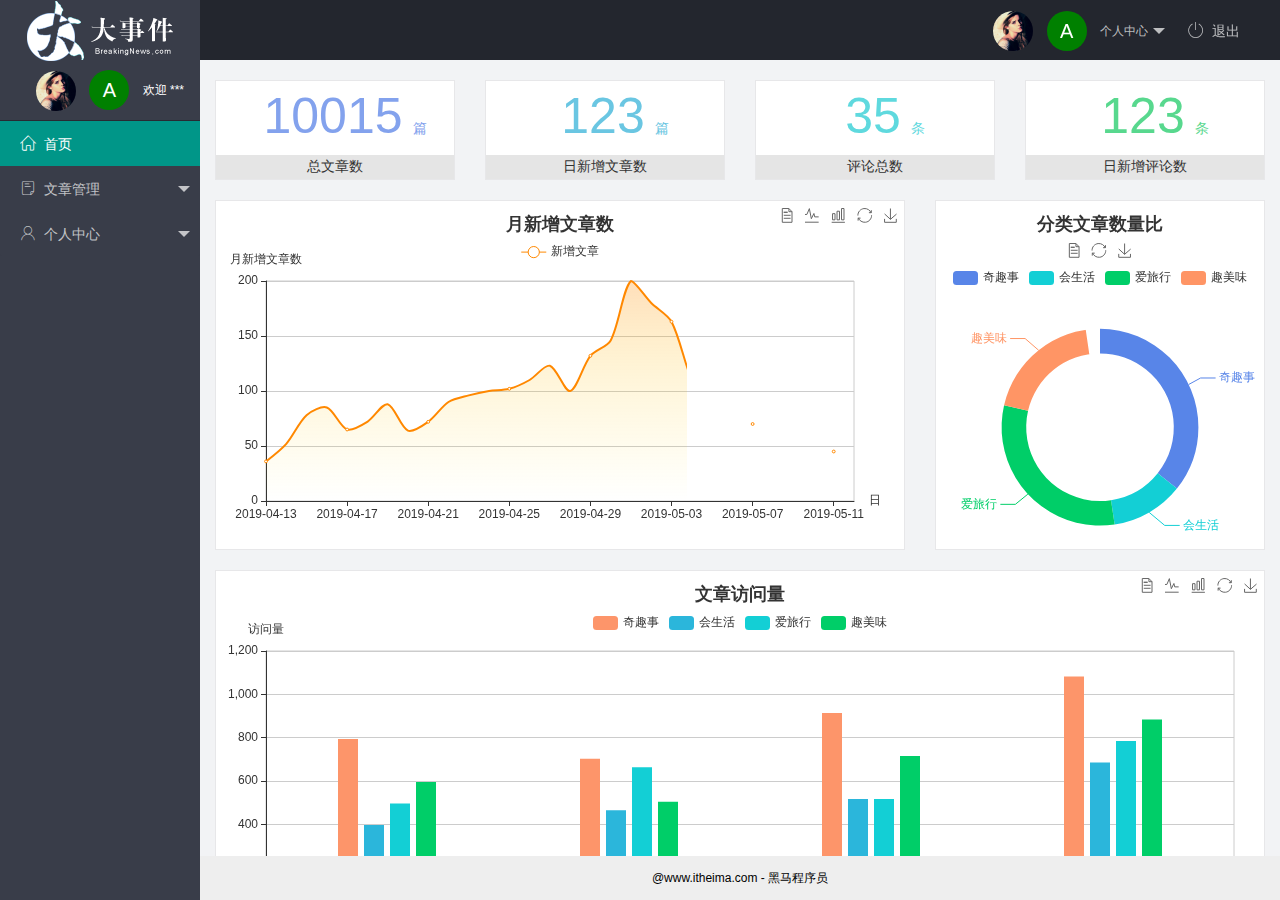
<file: index.html>
<!DOCTYPE html>
<html lang="en">
<head>
    <meta charset="UTF-8">
    <meta http-equiv="X-UA-Compatible" content="IE=edge">
    <meta name="viewport" content="width=device-width, initial-scale=1.0">
    <title>后台主页</title>
    <link rel="stylesheet" href="/assets/lib/layui/css/layui.css"/>
    <link rel="stylesheet" href="/assets/css/index.css"/>
    <!-- 第三方图标库 -->
    <link rel="stylesheet" href="/assets/fonts/iconfont.css">
</head>
<body>
    <div class="layui-layout layui-layout-admin">
      <div class="layui-header">
        <div class="layui-logo layui-hide-xs layui-bg-black">
            <img src="/assets/images/logo.png" alt="" />
        </div>
        <!-- 头部区域（可配合layui 已有的水平导航） -->
        <ul class="layui-nav layui-layout-right">
          <li class="layui-nav-item layui-hide layui-show-md-inline-block">
            <a href="javascript:;" class="userinfo">
              <img src="/assets/images/sample.jpg" class="layui-nav-img">
              <span class="text-avatar">A</span>
                个人中心
            </a>
            <dl class="layui-nav-child">
              <dd><a href="/user/user_info.html" target="fm">基本资料</a></dd>
              <dd><a href="/user/user_avatar.html" target="fm">更换头像</a></dd>
              <dd><a href="/user/user_pwd.html" target="fm">重置密码</a></dd>
            </dl>
          </li>
          <li class="layui-nav-item"><a href="jacascript:;" id="btnLogout"><span class="iconfont icon-tuichu"></span>退出</a></li>
        </ul>
      </div>
      
      <div class="layui-side layui-bg-black">
        <div class="layui-side-scroll">
            <div class="userinfo">
                <img src="/assets/images/sample.jpg" class="layui-nav-img">
                <span class="text-avatar">A</span>
                  <span class="welcome">欢迎 ***</span>
            </div>
          <!-- 左侧导航区域（可配合layui已有的垂直导航） -->
          <ul class="layui-nav layui-nav-tree"  lay-shrink="all">
            <li class="layui-nav-item layui-this"><a href="/home/dashboard.html" target="fm"><span class="iconfont icon-home"></span>首页</a></li>
            <li class="layui-nav-item">
              <a class="" href="javascript:;"><span class="iconfont icon-16"></span>文章管理</a>
              <dl class="layui-nav-child">
                <dd><a href="/article/art_cate.html" target="fm"><i class="layui-icon layui-icon-app"></i>文章类别</a></dd>
                <dd><a href="/article/art_list.html" target="fm"><i class="layui-icon layui-icon-app"></i>文章列表</a></dd>
                <dd><a href="/article/art_pub.html" target="fm"><i class="layui-icon layui-icon-app"></i>发布文章</a></dd>
              </dl>
            </li>
            <li class="layui-nav-item">
              <a href="javascript:;"><span class="iconfont icon-user"></span>个人中心</a>
              <dl class="layui-nav-child">
                <dd><a href="/user/user_info.html" target="fm"><i class="layui-icon layui-icon-app"></i>基本资料</a></dd>
                <dd><a href="/user/user_avatar.html" target="fm"><i class="layui-icon layui-icon-app"></i>更换头像</a></dd>
                <dd><a href="/user/user_pwd.html" target="fm"><i class="layui-icon layui-icon-app"></i>重置密码</a></dd>
              </dl>
            </li>
          </ul>
        </div>
      </div>
      
      <div class="layui-body">
        <!-- 内容主体区域 -->
        <iframe name="fm" src="/home/dashboard.html" frameborder="0"></iframe>
      </div>
      
      <div class="layui-footer">
        <!-- 底部固定区域 -->
        @www.itheima.com - 黑马程序员
      </div>
    </div>
   <script src="/assets/lib/layui/layui.all.js"></script>
   <script src="/assets/lib/jquery.js"></script>
   <script src="/assets/js/baseAPI.js"></script>
   <script src="/assets/js/index.js"></script>
    </body>
</html>
</file>
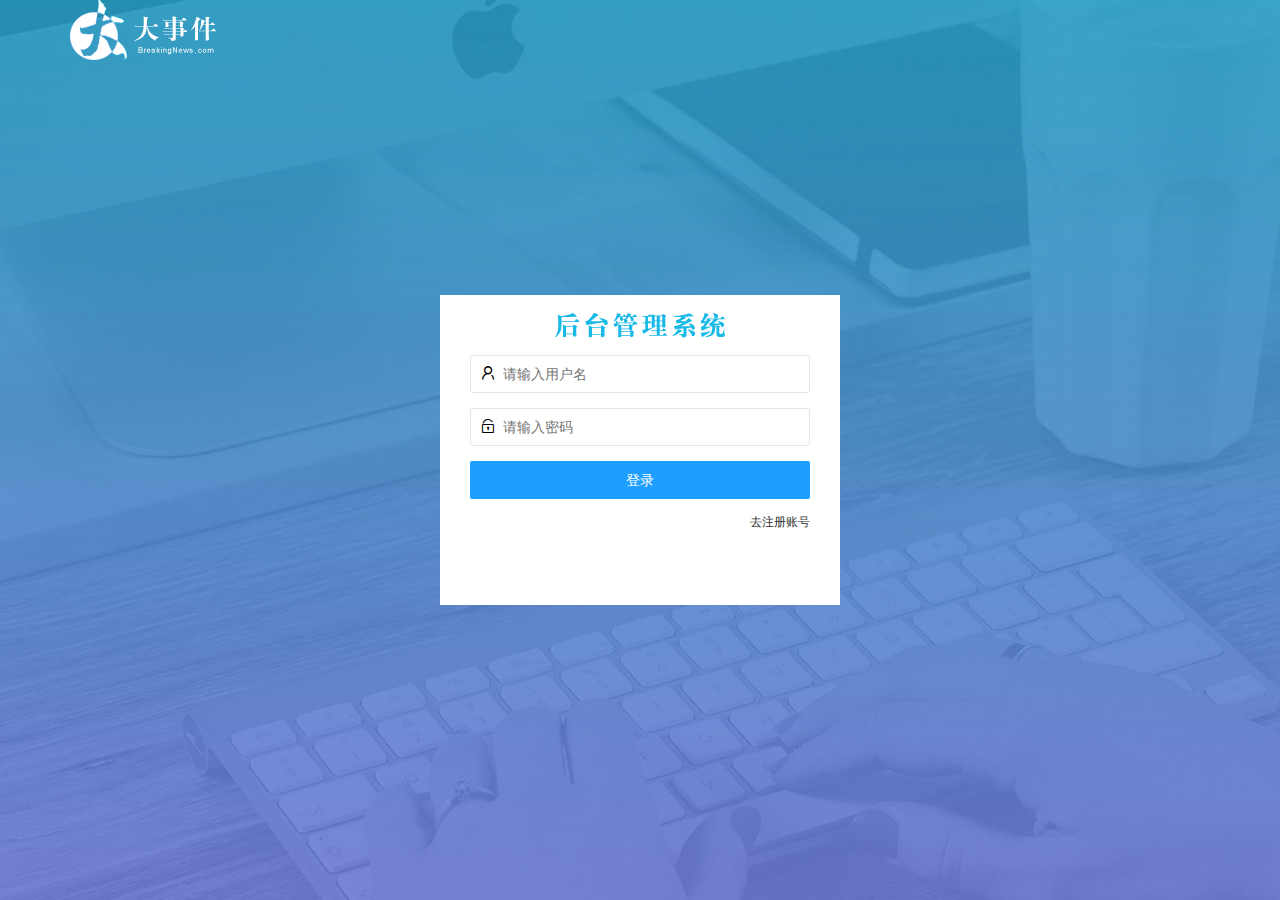
<file: login.html>
<!DOCTYPE html>
<html lang="en">
<head>
    <meta charset="UTF-8">
    <meta http-equiv="X-UA-Compatible" content="IE=edge">
    <meta name="viewport" content="width=device-width, initial-scale=1.0">
    <title>大事件-登录</title>
    <link rel="stylesheet" href="/assets/lib/layui/css/layui.css" />
    <link rel="stylesheet" href="/assets/css/login.css" />
</head>
<body>
    <!-- 头部logo区域 -->
    <div class="layui-main">
        <img src="/assets/images/logo.png" alt="" />
    </div>
    <!-- 登录注册区域 -->
    <div class="loginAndRegBox">
        <div class="title-box"></div>
        <!-- 登录的div -->
        <div class="login-box">
            <!-- 登录表单 -->
            <form class="layui-form" id="form_login">
                <div class="layui-form-item">
                    <i class="layui-icon layui-icon-username"></i>  
                    <input type="text" name="username" required  lay-verify="required" placeholder="请输入用户名" autocomplete="off" class="layui-input">
                </div>
                <div class="layui-form-item">
                    <i class="layui-icon layui-icon-password"></i>  
                    <input type="password" name="password" required  lay-verify="required|pwd" placeholder="请输入密码" autocomplete="off" class="layui-input">
                </div>
                <div class="layui-form-item">
                    <button class="layui-btn layui-btn-fluid layui-btn-normal" lay-submit >登录</button>
                </div>
                <div class="layui-form-item links">
                    <a href="javascript:;" id="link_reg">去注册账号</a>
                </div>
            </form>
        </div>
        <!-- 注册的div -->
        <div class="reg-box">
             <!-- 注册表单 -->
             <form class="layui-form" id="form_reg">
                <div class="layui-form-item">
                    <i class="layui-icon layui-icon-username"></i>  
                    <input type="text" name="username" required  lay-verify="required" placeholder="请输入用户名" autocomplete="off" class="layui-input">
                </div>
                <div class="layui-form-item">
                    <i class="layui-icon layui-icon-password"></i>  
                    <input type="password" name="password" required  lay-verify="required|pwd" placeholder="请输入密码" autocomplete="off" class="layui-input">
                </div>
                <div class="layui-form-item">
                    <i class="layui-icon layui-icon-password"></i>  
                    <input type="password" name="repassword" required  lay-verify="required|pwd|repwd" placeholder="再次确认密码" autocomplete="off" class="layui-input">
                </div>
                <div class="layui-form-item">
                    <button class="layui-btn layui-btn-fluid layui-btn-normal" lay-submit >注册</button>
                </div>
                <div class="layui-form-item links">
                    <a href="javascript:;" id="link_login">去登录</a>
                </div>
            </form>
        </div>
    </div>
    <!-- 导入layui js -->
    <script src="/assets/lib/layui/layui.all.js"></script>
    <!-- 导入jquery -->
    <script src="/assets/lib/jquery.js"></script>
    <script src="/assets/js/baseAPI.js"></script>
    <!-- 导入自己的js脚本 -->
    <script src="/assets/js/login.js"></script>
</body>
</html>
</file>
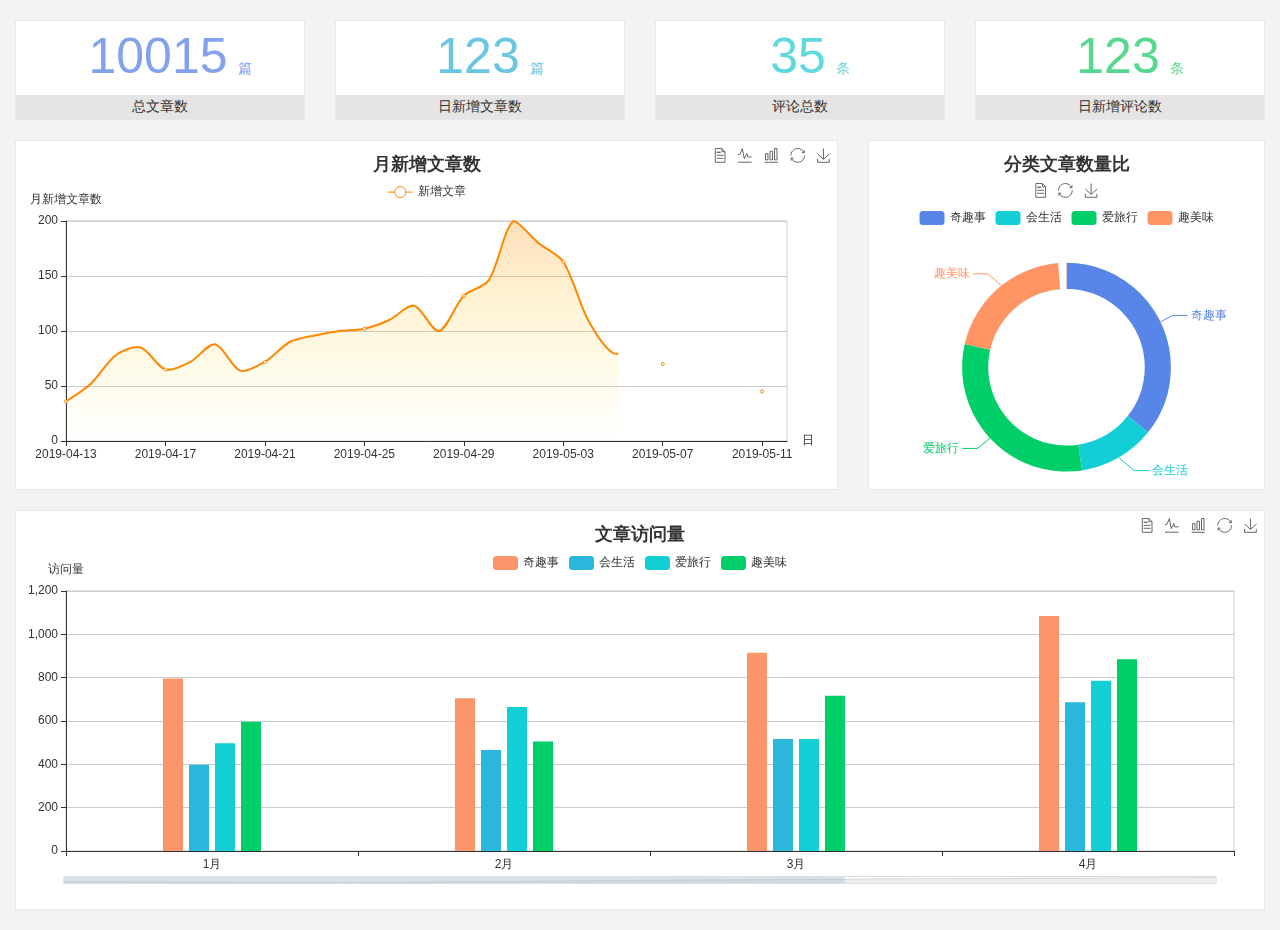
<file: home/dashboard.html>
<!DOCTYPE html>
<html lang="en">

<head>
  <meta charset="UTF-8">
  <meta name="viewport" content="width=device-width, initial-scale=1.0">
  <meta http-equiv="X-UA-Compatible" content="ie=edge">
  <title>图表统计</title>
  <link rel="stylesheet" href="../../assets/lib/bootstrap.css" />
  <link rel="stylesheet" href="../../assets/lib/main.css" />
  <script src="../../assets/lib/jquery.js"></script>
  <script type="text/javascript" src="../../assets/lib/echarts.min.js"></script>
</head>

<body>
  <div class="container-fluid">
    <div class="row spannel_list">
      <div class="col-sm-3 col-xs-6">
        <div class="spannel">
          <em>10015</em><span>篇</span>
          <b>总文章数</b>
        </div>
      </div>
      <div class="col-sm-3 col-xs-6">
        <div class="spannel scolor01">
          <em>123</em><span>篇</span>
          <b>日新增文章数</b>
        </div>
      </div>
      <div class="col-sm-3 col-xs-6">
        <div class="spannel scolor02">
          <em>35</em><span>条</span>
          <b>评论总数</b>
        </div>
      </div>
      <div class="col-sm-3 col-xs-6">
        <div class="spannel scolor03">
          <em>123</em><span>条</span>
          <b>日新增评论数</b>
        </div>
      </div>
    </div>
  </div>

  <div class="container-fluid">
    <div class="row curve-pie">
      <div class="col-lg-8 col-md-8">
        <div class="gragh_pannel" id="curve_show"></div>
      </div>
      <div class="col-lg-4 col-md-4">
        <div class="gragh_pannel" id="pie_show"></div>
      </div>
    </div>
  </div>

  <div class="container-fluid">
    <div class="column_pannel" id="column_show"></div>
  </div>

  <script>
    var oChart = echarts.init(document.getElementById('curve_show'));
    var aList_all = [
      { 'count': 36, 'date': '2019-04-13' },
      { 'count': 52, 'date': '2019-04-14' },
      { 'count': 78, 'date': '2019-04-15' },
      { 'count': 85, 'date': '2019-04-16' },
      { 'count': 65, 'date': '2019-04-17' },
      { 'count': 72, 'date': '2019-04-18' },
      { 'count': 88, 'date': '2019-04-19' },
      { 'count': 64, 'date': '2019-04-20' },
      { 'count': 72, 'date': '2019-04-21' },
      { 'count': 90, 'date': '2019-04-22' },
      { 'count': 96, 'date': '2019-04-23' },
      { 'count': 100, 'date': '2019-04-24' },
      { 'count': 102, 'date': '2019-04-25' },
      { 'count': 110, 'date': '2019-04-26' },
      { 'count': 123, 'date': '2019-04-27' },
      { 'count': 100, 'date': '2019-04-28' },
      { 'count': 132, 'date': '2019-04-29' },
      { 'count': 146, 'date': '2019-04-30' },
      { 'count': 200, 'date': '2019-05-01' },
      { 'count': 180, 'date': '2019-05-02' },
      { 'count': 163, 'date': '2019-05-03' },
      { 'count': 110, 'date': '2019-05-04' },
      { 'count': 80, 'date': '2019-05-05' },
      { 'count': 82, 'date': '2019-05-06' },
      { 'count': 70, 'date': '2019-05-07' },
      { 'count': 65, 'date': '2019-05-08' },
      { 'count': 54, 'date': '2019-05-09' },
      { 'count': 40, 'date': '2019-05-10' },
      { 'count': 45, 'date': '2019-05-11' },
      { 'count': 38, 'date': '2019-05-12' },
    ];

    let aCount = [];
    let aDate = [];

    for (var i = 0; i < aList_all.length; i++) {
      aCount.push(aList_all[i].count);
      aDate.push(aList_all[i].date);
    }

    var chartopt = {
      title: {
        text: '月新增文章数',
        left: 'center',
        top: '10'
      },
      tooltip: {
        trigger: 'axis'
      },
      legend: {
        data: ['新增文章'],
        top: '40'
      },
      toolbox: {
        show: true,
        feature: {
          mark: { show: true },
          dataView: { show: true, readOnly: false },
          magicType: { show: true, type: ['line', 'bar'] },
          restore: { show: true },
          saveAsImage: { show: true }
        }
      },
      calculable: true,
      xAxis: [
        {
          name: '日',
          type: 'category',
          boundaryGap: false,
          data: aDate
        }
      ],
      yAxis: [
        {
          name: '月新增文章数',
          type: 'value'
        }
      ],
      series: [
        {
          name: '新增文章',
          type: 'line',
          smooth: true,
          itemStyle: { normal: { areaStyle: { type: 'default' }, color: '#f80' }, lineStyle: { color: '#f80' } },
          data: aCount
        }],
      areaStyle: {
        normal: {
          color: new echarts.graphic.LinearGradient(0, 0, 0, 1, [{
            offset: 0,
            color: 'rgba(255,136,0,0.39)'
          }, {
            offset: .34,
            color: 'rgba(255,180,0,0.25)'
          }, {
            offset: 1,
            color: 'rgba(255,222,0,0.00)'
          }])

        }
      },
      grid: {
        show: true,
        x: 50,
        x2: 50,
        y: 80,
        height: 220
      }
    };

    oChart.setOption(chartopt);


    var oPie = echarts.init(document.getElementById('pie_show'));
    var oPieopt =
    {
      title: {
        top: 10,
        text: '分类文章数量比',
        x: 'center'
      },
      tooltip: {
        trigger: 'item',
        formatter: "{a} <br/>{b} : {c} ({d}%)"
      },
      color: ['#5885e8', '#13cfd5', '#00ce68', '#ff9565'],
      legend: {
        x: 'center',
        top: 65,
        data: ['奇趣事', '会生活', '爱旅行', '趣美味']
      },
      toolbox: {
        show: true,
        x: 'center',
        top: 35,
        feature: {
          mark: { show: true },
          dataView: { show: true, readOnly: false },
          magicType: {
            show: true,
            type: ['pie', 'funnel'],
            option: {
              funnel: {
                x: '25%',
                width: '50%',
                funnelAlign: 'left',
                max: 1548
              }
            }
          },
          restore: { show: true },
          saveAsImage: { show: true }
        }
      },
      calculable: true,
      series: [
        {
          name: '访问来源',
          type: 'pie',
          radius: ['45%', '60%'],
          center: ['50%', '65%'],
          data: [
            { value: 300, name: '奇趣事' },
            { value: 100, name: '会生活' },
            { value: 260, name: '爱旅行' },
            { value: 180, name: '趣美味' }
          ]
        }
      ]
    };
    oPie.setOption(oPieopt);



    var oColumn = this.echarts.init(document.getElementById('column_show'));
    var oColumnopt =
    {
      title: {
        text: '文章访问量',
        left: 'center',
        top: '10'
      },
      tooltip: {
        trigger: 'axis'
      },
      legend: {
        data: ['奇趣事', '会生活', '爱旅行', '趣美味'],
        top: '40'
      },
      toolbox: {
        show: true,
        feature: {
          mark: { show: true },
          dataView: { show: true, readOnly: false },
          magicType: { show: true, type: ['line', 'bar'] },
          restore: { show: true },
          saveAsImage: { show: true }
        }
      },
      calculable: true,
      xAxis: [
        {
          type: 'category',
          data: ['1月', '2月', '3月', '4月', '5月']
        }
      ],
      yAxis: [
        {
          name: '访问量',
          type: 'value'
        }
      ],
      series: [
        {
          name: '奇趣事',
          type: 'bar',
          barWidth: 20,
          itemStyle: {
            normal: { areaStyle: { type: 'default' }, color: '#fd956a' }
          },
          data: [800, 708, 920, 1090, 1200]
        },
        {
          name: '会生活',
          type: 'bar',
          barWidth: 20,
          itemStyle: {
            normal: { areaStyle: { type: 'default' }, color: '#2bb6db' }
          },
          data: [400, 468, 520, 690, 800]
        },
        {
          name: '爱旅行',
          type: 'bar',
          barWidth: 20,
          itemStyle: {
            normal: { areaStyle: { type: 'default' }, color: '#13cfd5' }
          },
          data: [500, 668, 520, 790, 900]
        },
        {
          name: '趣美味',
          type: 'bar',
          barWidth: 20,
          itemStyle: {
            normal: { areaStyle: { type: 'default' }, color: '#00ce68' }
          },
          data: [600, 508, 720, 890, 1000]
        }
      ],
      grid: {
        show: true,
        x: 50,
        x2: 30,
        y: 80,
        height: 260
      },
      dataZoom: [//给x轴设置滚动条
        {
          start: 0,//默认为0
          end: 100 - 1000 / 31,//默认为100
          type: 'slider',
          show: true,
          xAxisIndex: [0],
          handleSize: 0,//滑动条的 左右2个滑动条的大小
          height: 8,//组件高度
          left: 45, //左边的距离
          right: 50,//右边的距离
          bottom: 26,//右边的距离
          handleColor: '#ddd',//h滑动图标的颜色
          handleStyle: {
            borderColor: "#cacaca",
            borderWidth: "1",
            shadowBlur: 2,
            background: "#ddd",
            shadowColor: "#ddd",
          }
        }]
    };
    oColumn.setOption(oColumnopt);
  </script>
</body>

</html>
</file>
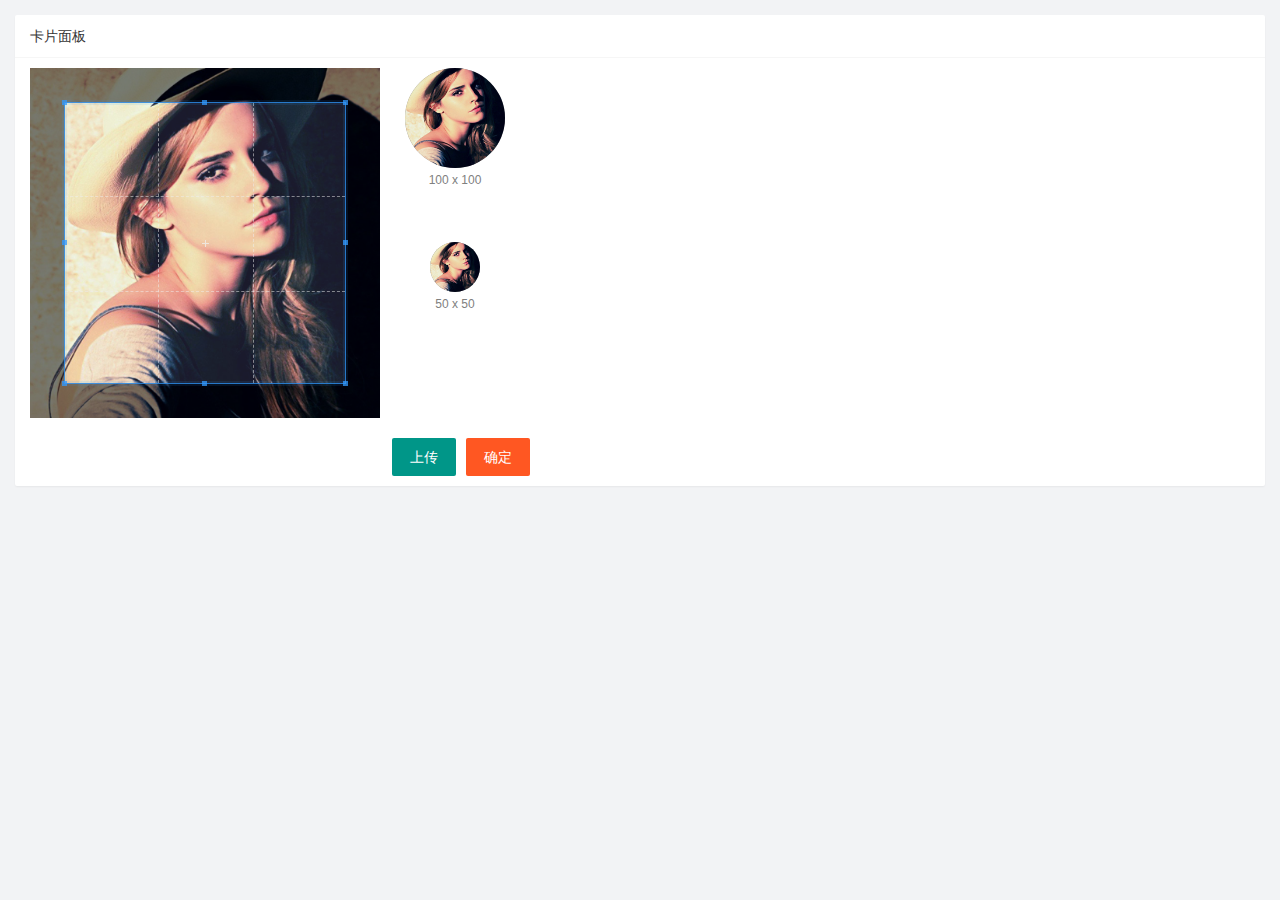
<file: user/user_avatar.html>
<!DOCTYPE html>
<html lang="en">

<head>
    <meta charset="UTF-8">
    <meta http-equiv="X-UA-Compatible" content="IE=edge">
    <meta name="viewport" content="width=device-width, initial-scale=1.0">
    <title>Document</title>
    <link rel="stylesheet" href="/assets/lib/layui/css/layui.css" />
    <link rel="stylesheet" href="/assets/lib/cropper/cropper.css" />
    <link rel="stylesheet" href="/assets/css/user/user_avatar.css" />
</head>

<body>
    <!-- 卡片区域 -->
    <div class="layui-card">
        <div class="layui-card-header">卡片面板</div>
        <div class="layui-card-body">
            <!-- 第一行的图片裁剪和预览区域 -->
            <div class="row1">
                <!-- 图片裁剪区域 -->
                <div class="cropper-box">
                    <!-- 这个 img 标签很重要，将来会把它初始化为裁剪区域 -->
                    <img id="image" src="/assets/images/sample.jpg" />
                </div>
                <!-- 图片的预览区域 -->
                <div class="preview-box">
                    <div>
                        <!-- 宽高为 100px 的预览区域 -->
                        <div class="img-preview w100"></div>
                        <p class="size">100 x 100</p>
                    </div>
                    <div>
                        <!-- 宽高为 50px 的预览区域 -->
                        <div class="img-preview w50"></div>
                        <p class="size">50 x 50</p>
                    </div>
                </div>
            </div>
            <!-- 第二行的按钮区域 -->
            <div class="row2">
                <!-- 通过accept属性可以指定允许用户选择说明类型的文件 -->
                <input type="file" id="file" accept="image/png,image/jpeg">
                <button type="button" class="layui-btn" id="btnChooseImage">上传</button>
                <button type="button" class="layui-btn layui-btn-danger" id="btnupLoad">确定</button>
            </div>
        </div>
    </div>


    <script src="/assets/lib/layui/layui.all.js"></script>
    <script src="/assets/lib/jquery.js"></script>
    <script src="/assets/js/baseAPI.js"></script>
    <script src="/assets/lib/cropper/Cropper.js"></script>
    <script src="/assets/lib/cropper/jquery-cropper.js"></script>
    <script src="/assets/js/user/user_avatar.js"></script>
</body>

</html>
</file>
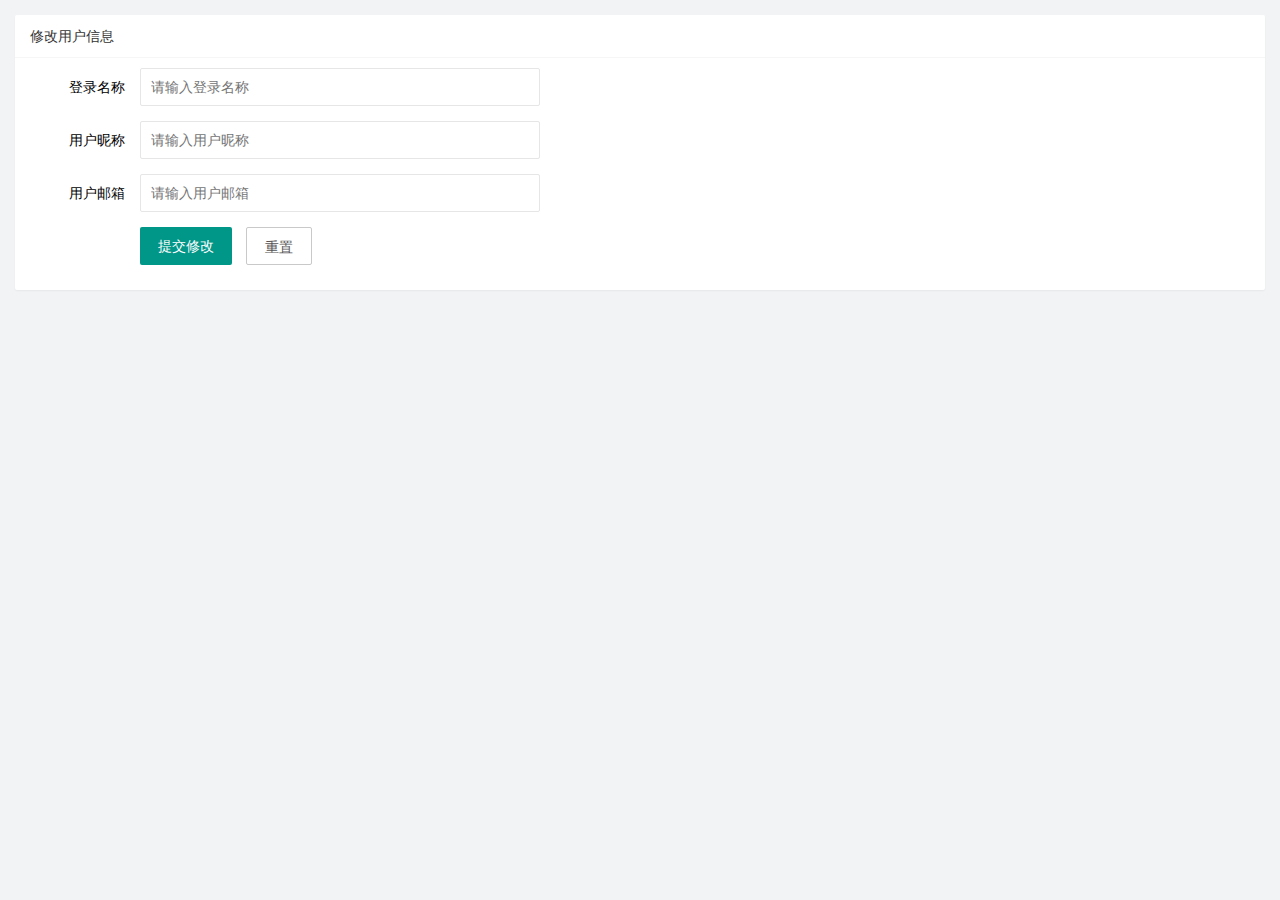
<file: user/user_info.html>
<!DOCTYPE html>
<html lang="en">

<head>
    <meta charset="UTF-8">
    <meta http-equiv="X-UA-Compatible" content="IE=edge">
    <meta name="viewport" content="width=device-width, initial-scale=1.0">
    <title>Document</title>
    <!-- layui css样式 -->
    <link rel="stylesheet" href="/assets/lib/layui/css/layui.css" />
    <!-- 自己的css样式 -->
    <link rel="stylesheet" href="/assets/css/user/user_info.css" />
</head>

<body>
    <!-- 卡片区域 -->
    <div class="layui-card">
        <div class="layui-card-header">修改用户信息</div>
        <div class="layui-card-body">
            <!-- form表单区域 -->
            <form class="layui-form" lay-filter="formUserInfo">
                <!-- 隐藏输入框 -->
                <input type="hidden" name="id" value="">

                <div class="layui-form-item">
                    <label class="layui-form-label">登录名称</label>
                    <div class="layui-input-block">
                        <input type="text" name="username" required lay-verify="required" placeholder="请输入登录名称"
                            autocomplete="off" class="layui-input" readonly>
                    </div>
                </div>
                <div class="layui-form-item">
                    <label class="layui-form-label">用户昵称</label>
                    <div class="layui-input-block">
                        <input type="text" name="nickname" required lay-verify="required|nickname" placeholder="请输入用户昵称"
                            autocomplete="off" class="layui-input">
                    </div>
                </div>
                <div class="layui-form-item">
                    <label class="layui-form-label">用户邮箱</label>
                    <div class="layui-input-block">
                        <input type="text" name="email" required lay-verify="required|email" placeholder="请输入用户邮箱"
                            autocomplete="off" class="layui-input">
                    </div>
                </div>
                <div class="layui-form-item">
                    <div class="layui-input-block">
                        <button class="layui-btn" lay-submit lay-filter="formDemo" id="btnRevise">提交修改</button>
                        <button type="reset" class="layui-btn layui-btn-primary" id="btnReset">重置</button>
                    </div>
                </div>
            </form>
        </div>
    </div>
    <!-- 导入layui js -->
    <script src="/assets/lib/layui/layui.all.js"></script>
    <!-- 导入jquery js -->
    <script src="/assets/lib/jquery.js"></script>
    <!-- 导入baseAPI -->
    <script src="/assets/js/baseAPI.js"></script>
    <!-- 导入自己的js -->
    <script src="/assets/js/user/user_info.js"></script>
</body>

</html>
</file>
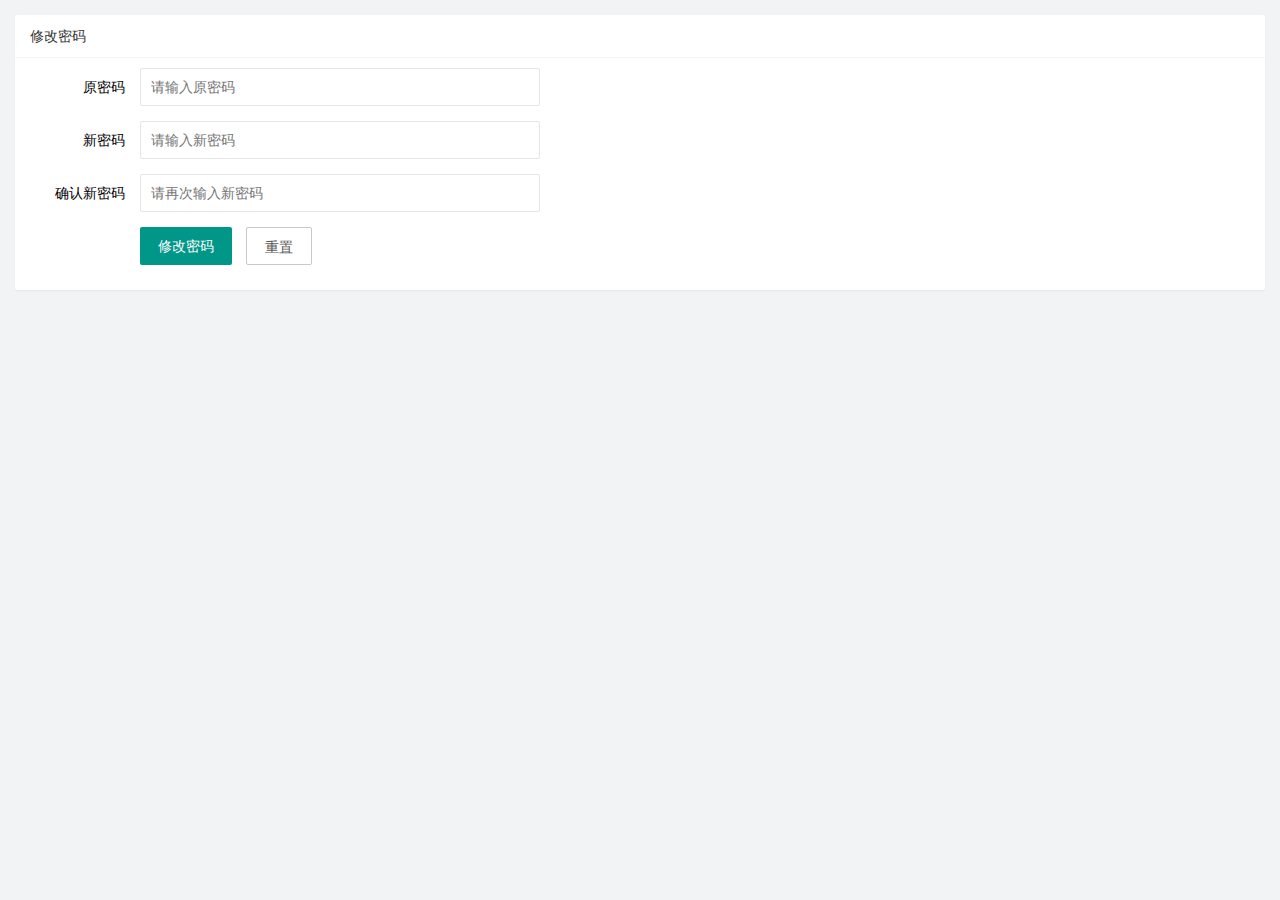
<file: user/user_pwd.html>
<!DOCTYPE html>
<html lang="en">
<head>
    <meta charset="UTF-8">
    <meta http-equiv="X-UA-Compatible" content="IE=edge">
    <meta name="viewport" content="width=device-width, initial-scale=1.0">
    <title>Document</title>
    <link rel="stylesheet" href="/assets/lib/layui/css/layui.css" />
    <link rel="stylesheet" href="/assets/css/user/user_pwd.css" />
</head>
<body>
    <div class="layui-card">
        <div class="layui-card-header">修改密码</div>
        <div class="layui-card-body">
            <form class="layui-form">
                <div class="layui-form-item">
                  <label class="layui-form-label">原密码</label>
                  <div class="layui-input-block">
                    <input type="password" name="oldPwd" required  lay-verify="required|pwd" placeholder="请输入原密码" autocomplete="off" class="layui-input">
                  </div>
                </div>
                <div class="layui-form-item">
                    <label class="layui-form-label">新密码</label>
                    <div class="layui-input-block">
                      <input type="password" name="newPwd" required  lay-verify="required|pwd|samepwd" placeholder="请输入新密码" autocomplete="off" class="layui-input">
                    </div>
                  </div>
                  <div class="layui-form-item">
                    <label class="layui-form-label">确认新密码</label>
                    <div class="layui-input-block">
                      <input type="password" name="rePwd" required  lay-verify="required|pwd|rePwd" placeholder="请再次输入新密码" autocomplete="off" class="layui-input">
                    </div>
                  </div>
                  <div class="layui-form-item">
                    <div class="layui-input-block">
                      <button class="layui-btn" lay-submit lay-filter="*">修改密码</button>
                      <button type="reset" class="layui-btn layui-btn-primary">重置</button>
                    </div>
                  </div>
            </form>
        </div>
      </div>

       <!-- 导入layui js -->
    <script src="/assets/lib/layui/layui.all.js"></script>
    <!-- 导入jquery js -->
    <script src="/assets/lib/jquery.js"></script>
    <!-- 导入baseAPI -->
    <script src="/assets/js/baseAPI.js"></script>
    <!-- 导入自己的js -->
    <script src="/assets/js/user/user_pwd.js"></script>
</body>
</html>
</file>
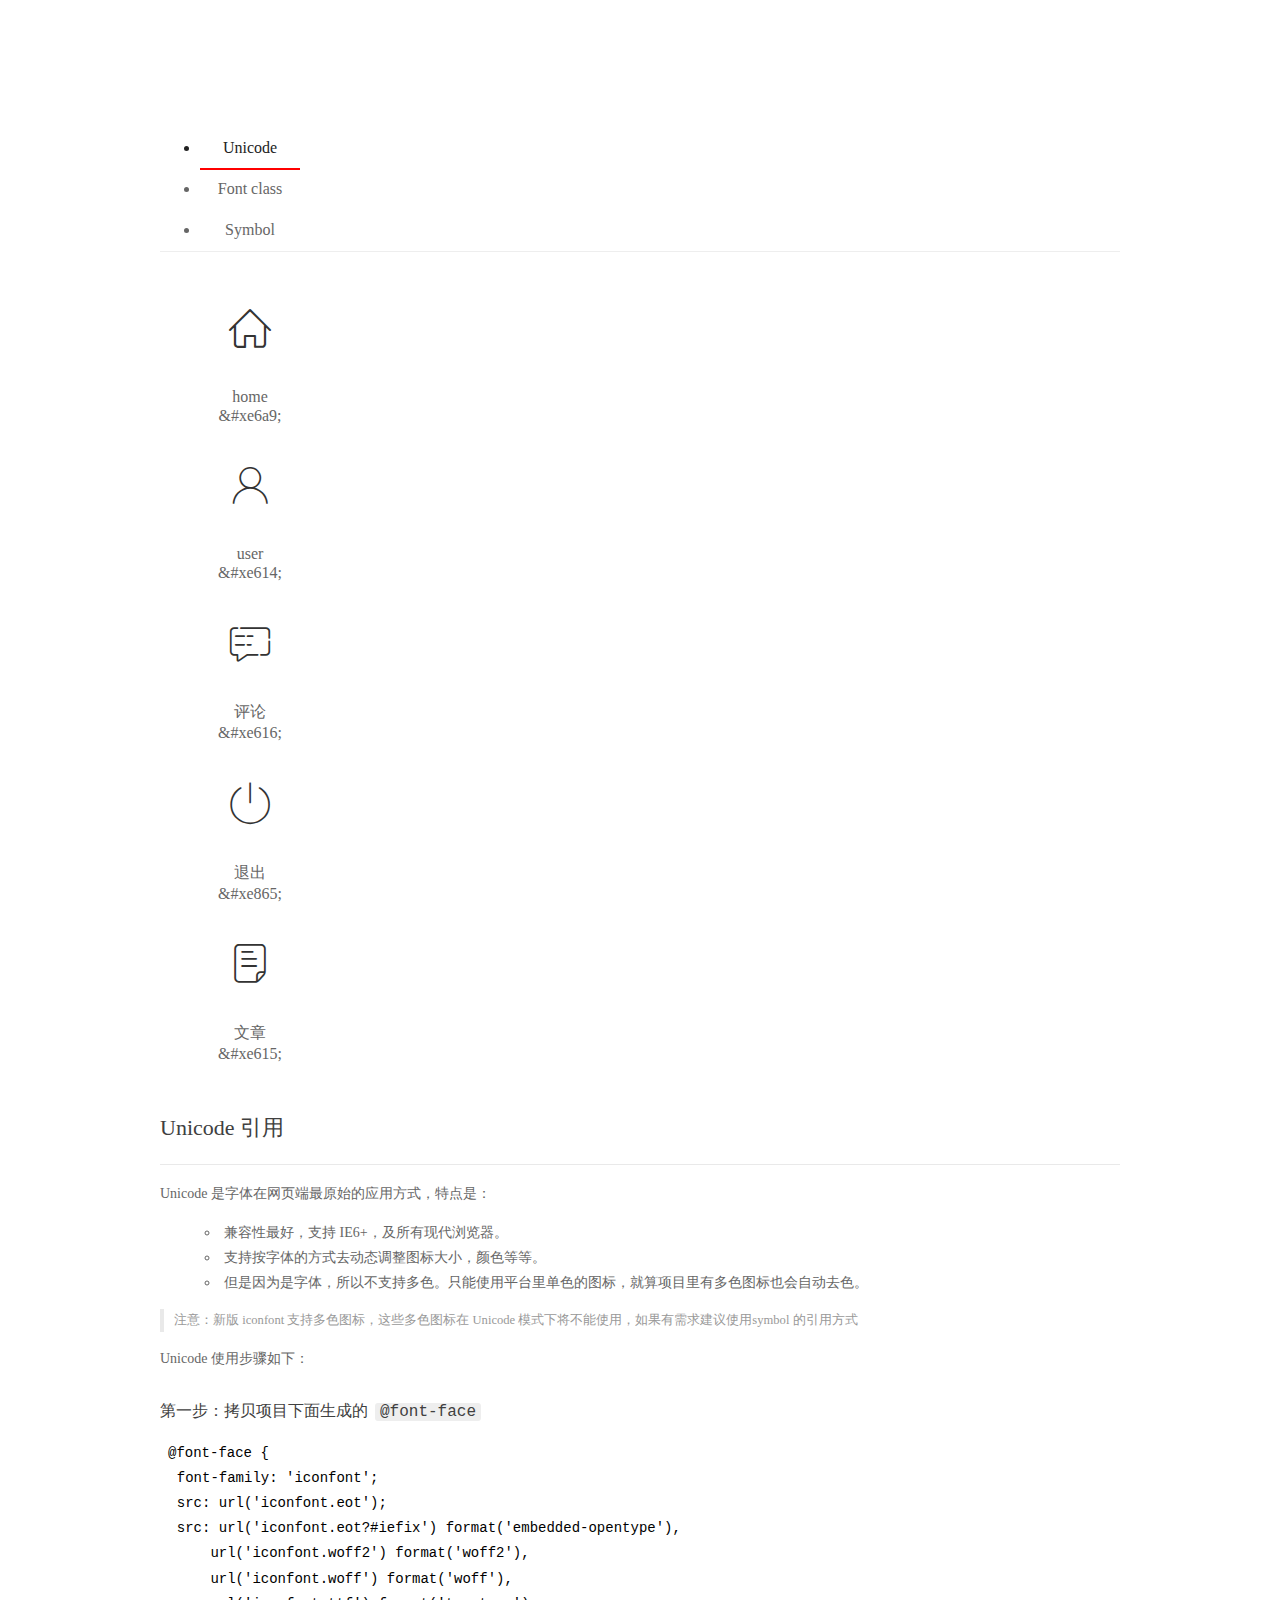
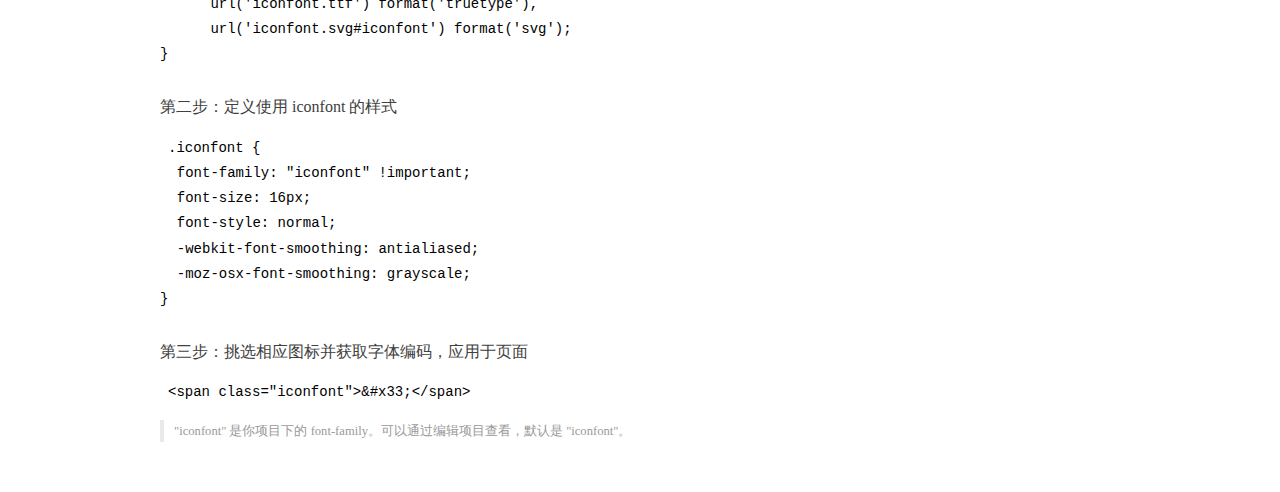
<file: assets/fonts/demo_index.html>
<!DOCTYPE html>
<html>
<head>
  <meta charset="utf-8"/>
  <title>IconFont Demo</title>
  <link rel="shortcut icon" href="https://gtms04.alicdn.com/tps/i4/TB1_oz6GVXXXXaFXpXXJDFnIXXX-64-64.ico" type="image/x-icon"/>
  <link rel="stylesheet" href="https://g.alicdn.com/thx/cube/1.3.2/cube.min.css">
  <link rel="stylesheet" href="demo.css">
  <link rel="stylesheet" href="iconfont.css">
  <script src="iconfont.js"></script>
  <!-- jQuery -->
  <script src="https://a1.alicdn.com/oss/uploads/2018/12/26/7bfddb60-08e8-11e9-9b04-53e73bb6408b.js"></script>
  <!-- 代码高亮 -->
  <script src="https://a1.alicdn.com/oss/uploads/2018/12/26/a3f714d0-08e6-11e9-8a15-ebf944d7534c.js"></script>
</head>
<body>
  <div class="main">
    <h1 class="logo"><a href="https://www.iconfont.cn/" title="iconfont 首页" target="_blank">&#xe86b;</a></h1>
    <div class="nav-tabs">
      <ul id="tabs" class="dib-box">
        <li class="dib active"><span>Unicode</span></li>
        <li class="dib"><span>Font class</span></li>
        <li class="dib"><span>Symbol</span></li>
      </ul>
      
    </div>
    <div class="tab-container">
      <div class="content unicode" style="display: block;">
          <ul class="icon_lists dib-box">
          
            <li class="dib">
              <span class="icon iconfont">&#xe6a9;</span>
                <div class="name">home</div>
                <div class="code-name">&amp;#xe6a9;</div>
              </li>
          
            <li class="dib">
              <span class="icon iconfont">&#xe614;</span>
                <div class="name">user</div>
                <div class="code-name">&amp;#xe614;</div>
              </li>
          
            <li class="dib">
              <span class="icon iconfont">&#xe616;</span>
                <div class="name">评论</div>
                <div class="code-name">&amp;#xe616;</div>
              </li>
          
            <li class="dib">
              <span class="icon iconfont">&#xe865;</span>
                <div class="name">退出</div>
                <div class="code-name">&amp;#xe865;</div>
              </li>
          
            <li class="dib">
              <span class="icon iconfont">&#xe615;</span>
                <div class="name">文章</div>
                <div class="code-name">&amp;#xe615;</div>
              </li>
          
          </ul>
          <div class="article markdown">
          <h2 id="unicode-">Unicode 引用</h2>
          <hr>

          <p>Unicode 是字体在网页端最原始的应用方式，特点是：</p>
          <ul>
            <li>兼容性最好，支持 IE6+，及所有现代浏览器。</li>
            <li>支持按字体的方式去动态调整图标大小，颜色等等。</li>
            <li>但是因为是字体，所以不支持多色。只能使用平台里单色的图标，就算项目里有多色图标也会自动去色。</li>
          </ul>
          <blockquote>
            <p>注意：新版 iconfont 支持多色图标，这些多色图标在 Unicode 模式下将不能使用，如果有需求建议使用symbol 的引用方式</p>
          </blockquote>
          <p>Unicode 使用步骤如下：</p>
          <h3 id="-font-face">第一步：拷贝项目下面生成的 <code>@font-face</code></h3>
<pre><code class="language-css"
>@font-face {
  font-family: 'iconfont';
  src: url('iconfont.eot');
  src: url('iconfont.eot?#iefix') format('embedded-opentype'),
      url('iconfont.woff2') format('woff2'),
      url('iconfont.woff') format('woff'),
      url('iconfont.ttf') format('truetype'),
      url('iconfont.svg#iconfont') format('svg');
}
</code></pre>
          <h3 id="-iconfont-">第二步：定义使用 iconfont 的样式</h3>
<pre><code class="language-css"
>.iconfont {
  font-family: "iconfont" !important;
  font-size: 16px;
  font-style: normal;
  -webkit-font-smoothing: antialiased;
  -moz-osx-font-smoothing: grayscale;
}
</code></pre>
          <h3 id="-">第三步：挑选相应图标并获取字体编码，应用于页面</h3>
<pre>
<code class="language-html"
>&lt;span class="iconfont"&gt;&amp;#x33;&lt;/span&gt;
</code></pre>
          <blockquote>
            <p>"iconfont" 是你项目下的 font-family。可以通过编辑项目查看，默认是 "iconfont"。</p>
          </blockquote>
          </div>
      </div>
      <div class="content font-class">
        <ul class="icon_lists dib-box">
          
          <li class="dib">
            <span class="icon iconfont icon-home"></span>
            <div class="name">
              home
            </div>
            <div class="code-name">.icon-home
            </div>
          </li>
          
          <li class="dib">
            <span class="icon iconfont icon-user"></span>
            <div class="name">
              user
            </div>
            <div class="code-name">.icon-user
            </div>
          </li>
          
          <li class="dib">
            <span class="icon iconfont icon-pinglun"></span>
            <div class="name">
              评论
            </div>
            <div class="code-name">.icon-pinglun
            </div>
          </li>
          
          <li class="dib">
            <span class="icon iconfont icon-tuichu"></span>
            <div class="name">
              退出
            </div>
            <div class="code-name">.icon-tuichu
            </div>
          </li>
          
          <li class="dib">
            <span class="icon iconfont icon-16"></span>
            <div class="name">
              文章
            </div>
            <div class="code-name">.icon-16
            </div>
          </li>
          
        </ul>
        <div class="article markdown">
        <h2 id="font-class-">font-class 引用</h2>
        <hr>

        <p>font-class 是 Unicode 使用方式的一种变种，主要是解决 Unicode 书写不直观，语意不明确的问题。</p>
        <p>与 Unicode 使用方式相比，具有如下特点：</p>
        <ul>
          <li>兼容性良好，支持 IE8+，及所有现代浏览器。</li>
          <li>相比于 Unicode 语意明确，书写更直观。可以很容易分辨这个 icon 是什么。</li>
          <li>因为使用 class 来定义图标，所以当要替换图标时，只需要修改 class 里面的 Unicode 引用。</li>
          <li>不过因为本质上还是使用的字体，所以多色图标还是不支持的。</li>
        </ul>
        <p>使用步骤如下：</p>
        <h3 id="-fontclass-">第一步：引入项目下面生成的 fontclass 代码：</h3>
<pre><code class="language-html">&lt;link rel="stylesheet" href="./iconfont.css"&gt;
</code></pre>
        <h3 id="-">第二步：挑选相应图标并获取类名，应用于页面：</h3>
<pre><code class="language-html">&lt;span class="iconfont icon-xxx"&gt;&lt;/span&gt;
</code></pre>
        <blockquote>
          <p>"
            iconfont" 是你项目下的 font-family。可以通过编辑项目查看，默认是 "iconfont"。</p>
        </blockquote>
      </div>
      </div>
      <div class="content symbol">
          <ul class="icon_lists dib-box">
          
            <li class="dib">
                <svg class="icon svg-icon" aria-hidden="true">
                  <use xlink:href="#icon-home"></use>
                </svg>
                <div class="name">home</div>
                <div class="code-name">#icon-home</div>
            </li>
          
            <li class="dib">
                <svg class="icon svg-icon" aria-hidden="true">
                  <use xlink:href="#icon-user"></use>
                </svg>
                <div class="name">user</div>
                <div class="code-name">#icon-user</div>
            </li>
          
            <li class="dib">
                <svg class="icon svg-icon" aria-hidden="true">
                  <use xlink:href="#icon-pinglun"></use>
                </svg>
                <div class="name">评论</div>
                <div class="code-name">#icon-pinglun</div>
            </li>
          
            <li class="dib">
                <svg class="icon svg-icon" aria-hidden="true">
                  <use xlink:href="#icon-tuichu"></use>
                </svg>
                <div class="name">退出</div>
                <div class="code-name">#icon-tuichu</div>
            </li>
          
            <li class="dib">
                <svg class="icon svg-icon" aria-hidden="true">
                  <use xlink:href="#icon-16"></use>
                </svg>
                <div class="name">文章</div>
                <div class="code-name">#icon-16</div>
            </li>
          
          </ul>
          <div class="article markdown">
          <h2 id="symbol-">Symbol 引用</h2>
          <hr>

          <p>这是一种全新的使用方式，应该说这才是未来的主流，也是平台目前推荐的用法。相关介绍可以参考这篇<a href="">文章</a>
            这种用法其实是做了一个 SVG 的集合，与另外两种相比具有如下特点：</p>
          <ul>
            <li>支持多色图标了，不再受单色限制。</li>
            <li>通过一些技巧，支持像字体那样，通过 <code>font-size</code>, <code>color</code> 来调整样式。</li>
            <li>兼容性较差，支持 IE9+，及现代浏览器。</li>
            <li>浏览器渲染 SVG 的性能一般，还不如 png。</li>
          </ul>
          <p>使用步骤如下：</p>
          <h3 id="-symbol-">第一步：引入项目下面生成的 symbol 代码：</h3>
<pre><code class="language-html">&lt;script src="./iconfont.js"&gt;&lt;/script&gt;
</code></pre>
          <h3 id="-css-">第二步：加入通用 CSS 代码（引入一次就行）：</h3>
<pre><code class="language-html">&lt;style&gt;
.icon {
  width: 1em;
  height: 1em;
  vertical-align: -0.15em;
  fill: currentColor;
  overflow: hidden;
}
&lt;/style&gt;
</code></pre>
          <h3 id="-">第三步：挑选相应图标并获取类名，应用于页面：</h3>
<pre><code class="language-html">&lt;svg class="icon" aria-hidden="true"&gt;
  &lt;use xlink:href="#icon-xxx"&gt;&lt;/use&gt;
&lt;/svg&gt;
</code></pre>
          </div>
      </div>

    </div>
  </div>
  <script>
  $(document).ready(function () {
      $('.tab-container .content:first').show()

      $('#tabs li').click(function (e) {
        var tabContent = $('.tab-container .content')
        var index = $(this).index()

        if ($(this).hasClass('active')) {
          return
        } else {
          $('#tabs li').removeClass('active')
          $(this).addClass('active')

          tabContent.hide().eq(index).fadeIn()
        }
      })
    })
  </script>
</body>
</html>
</file>
<file: assets/lib/layui/css/layui.css>
/** layui-v2.5.5 MIT License By https://www.layui.com */
 .layui-inline,img{display:inline-block;vertical-align:middle}h1,h2,h3,h4,h5,h6{font-weight:400}.layui-edge,.layui-header,.layui-inline,.layui-main{position:relative}.layui-body,.layui-edge,.layui-elip{overflow:hidden}.layui-btn,.layui-edge,.layui-inline,img{vertical-align:middle}.layui-btn,.layui-disabled,.layui-icon,.layui-unselect{-moz-user-select:none;-webkit-user-select:none;-ms-user-select:none}.layui-elip,.layui-form-checkbox span,.layui-form-pane .layui-form-label{text-overflow:ellipsis;white-space:nowrap}.layui-breadcrumb,.layui-tree-btnGroup{visibility:hidden}blockquote,body,button,dd,div,dl,dt,form,h1,h2,h3,h4,h5,h6,input,li,ol,p,pre,td,textarea,th,ul{margin:0;padding:0;-webkit-tap-highlight-color:rgba(0,0,0,0)}a:active,a:hover{outline:0}img{border:none}li{list-style:none}table{border-collapse:collapse;border-spacing:0}h4,h5,h6{font-size:100%}button,input,optgroup,option,select,textarea{font-family:inherit;font-size:inherit;font-style:inherit;font-weight:inherit;outline:0}pre{white-space:pre-wrap;white-space:-moz-pre-wrap;white-space:-pre-wrap;white-space:-o-pre-wrap;word-wrap:break-word}body{line-height:24px;font:14px Helvetica Neue,Helvetica,PingFang SC,Tahoma,Arial,sans-serif}hr{height:1px;margin:10px 0;border:0;clear:both}a{color:#333;text-decoration:none}a:hover{color:#777}a cite{font-style:normal;*cursor:pointer}.layui-border-box,.layui-border-box *{box-sizing:border-box}.layui-box,.layui-box *{box-sizing:content-box}.layui-clear{clear:both;*zoom:1}.layui-clear:after{content:'\20';clear:both;*zoom:1;display:block;height:0}.layui-inline{*display:inline;*zoom:1}.layui-edge{display:inline-block;width:0;height:0;border-width:6px;border-style:dashed;border-color:transparent}.layui-edge-top{top:-4px;border-bottom-color:#999;border-bottom-style:solid}.layui-edge-right{border-left-color:#999;border-left-style:solid}.layui-edge-bottom{top:2px;border-top-color:#999;border-top-style:solid}.layui-edge-left{border-right-color:#999;border-right-style:solid}.layui-disabled,.layui-disabled:hover{color:#d2d2d2!important;cursor:not-allowed!important}.layui-circle{border-radius:100%}.layui-show{display:block!important}.layui-hide{display:none!important}@font-face{font-family:layui-icon;src:url(../font/iconfont.eot?v=250);src:url(../font/iconfont.eot?v=250#iefix) format('embedded-opentype'),url(../font/iconfont.woff2?v=250) format('woff2'),url(../font/iconfont.woff?v=250) format('woff'),url(../font/iconfont.ttf?v=250) format('truetype'),url(../font/iconfont.svg?v=250#layui-icon) format('svg')}.layui-icon{font-family:layui-icon!important;font-size:16px;font-style:normal;-webkit-font-smoothing:antialiased;-moz-osx-font-smoothing:grayscale}.layui-icon-reply-fill:before{content:"\e611"}.layui-icon-set-fill:before{content:"\e614"}.layui-icon-menu-fill:before{content:"\e60f"}.layui-icon-search:before{content:"\e615"}.layui-icon-share:before{content:"\e641"}.layui-icon-set-sm:before{content:"\e620"}.layui-icon-engine:before{content:"\e628"}.layui-icon-close:before{content:"\1006"}.layui-icon-close-fill:before{content:"\1007"}.layui-icon-chart-screen:before{content:"\e629"}.layui-icon-star:before{content:"\e600"}.layui-icon-circle-dot:before{content:"\e617"}.layui-icon-chat:before{content:"\e606"}.layui-icon-release:before{content:"\e609"}.layui-icon-list:before{content:"\e60a"}.layui-icon-chart:before{content:"\e62c"}.layui-icon-ok-circle:before{content:"\1005"}.layui-icon-layim-theme:before{content:"\e61b"}.layui-icon-table:before{content:"\e62d"}.layui-icon-right:before{content:"\e602"}.layui-icon-left:before{content:"\e603"}.layui-icon-cart-simple:before{content:"\e698"}.layui-icon-face-cry:before{content:"\e69c"}.layui-icon-face-smile:before{content:"\e6af"}.layui-icon-survey:before{content:"\e6b2"}.layui-icon-tree:before{content:"\e62e"}.layui-icon-upload-circle:before{content:"\e62f"}.layui-icon-add-circle:before{content:"\e61f"}.layui-icon-download-circle:before{content:"\e601"}.layui-icon-templeate-1:before{content:"\e630"}.layui-icon-util:before{content:"\e631"}.layui-icon-face-surprised:before{content:"\e664"}.layui-icon-edit:before{content:"\e642"}.layui-icon-speaker:before{content:"\e645"}.layui-icon-down:before{content:"\e61a"}.layui-icon-file:before{content:"\e621"}.layui-icon-layouts:before{content:"\e632"}.layui-icon-rate-half:before{content:"\e6c9"}.layui-icon-add-circle-fine:before{content:"\e608"}.layui-icon-prev-circle:before{content:"\e633"}.layui-icon-read:before{content:"\e705"}.layui-icon-404:before{content:"\e61c"}.layui-icon-carousel:before{content:"\e634"}.layui-icon-help:before{content:"\e607"}.layui-icon-code-circle:before{content:"\e635"}.layui-icon-water:before{content:"\e636"}.layui-icon-username:before{content:"\e66f"}.layui-icon-find-fill:before{content:"\e670"}.layui-icon-about:before{content:"\e60b"}.layui-icon-location:before{content:"\e715"}.layui-icon-up:before{content:"\e619"}.layui-icon-pause:before{content:"\e651"}.layui-icon-date:before{content:"\e637"}.layui-icon-layim-uploadfile:before{content:"\e61d"}.layui-icon-delete:before{content:"\e640"}.layui-icon-play:before{content:"\e652"}.layui-icon-top:before{content:"\e604"}.layui-icon-friends:before{content:"\e612"}.layui-icon-refresh-3:before{content:"\e9aa"}.layui-icon-ok:before{content:"\e605"}.layui-icon-layer:before{content:"\e638"}.layui-icon-face-smile-fine:before{content:"\e60c"}.layui-icon-dollar:before{content:"\e659"}.layui-icon-group:before{content:"\e613"}.layui-icon-layim-download:before{content:"\e61e"}.layui-icon-picture-fine:before{content:"\e60d"}.layui-icon-link:before{content:"\e64c"}.layui-icon-diamond:before{content:"\e735"}.layui-icon-log:before{content:"\e60e"}.layui-icon-rate-solid:before{content:"\e67a"}.layui-icon-fonts-del:before{content:"\e64f"}.layui-icon-unlink:before{content:"\e64d"}.layui-icon-fonts-clear:before{content:"\e639"}.layui-icon-triangle-r:before{content:"\e623"}.layui-icon-circle:before{content:"\e63f"}.layui-icon-radio:before{content:"\e643"}.layui-icon-align-center:before{content:"\e647"}.layui-icon-align-right:before{content:"\e648"}.layui-icon-align-left:before{content:"\e649"}.layui-icon-loading-1:before{content:"\e63e"}.layui-icon-return:before{content:"\e65c"}.layui-icon-fonts-strong:before{content:"\e62b"}.layui-icon-upload:before{content:"\e67c"}.layui-icon-dialogue:before{content:"\e63a"}.layui-icon-video:before{content:"\e6ed"}.layui-icon-headset:before{content:"\e6fc"}.layui-icon-cellphone-fine:before{content:"\e63b"}.layui-icon-add-1:before{content:"\e654"}.layui-icon-face-smile-b:before{content:"\e650"}.layui-icon-fonts-html:before{content:"\e64b"}.layui-icon-form:before{content:"\e63c"}.layui-icon-cart:before{content:"\e657"}.layui-icon-camera-fill:before{content:"\e65d"}.layui-icon-tabs:before{content:"\e62a"}.layui-icon-fonts-code:before{content:"\e64e"}.layui-icon-fire:before{content:"\e756"}.layui-icon-set:before{content:"\e716"}.layui-icon-fonts-u:before{content:"\e646"}.layui-icon-triangle-d:before{content:"\e625"}.layui-icon-tips:before{content:"\e702"}.layui-icon-picture:before{content:"\e64a"}.layui-icon-more-vertical:before{content:"\e671"}.layui-icon-flag:before{content:"\e66c"}.layui-icon-loading:before{content:"\e63d"}.layui-icon-fonts-i:before{content:"\e644"}.layui-icon-refresh-1:before{content:"\e666"}.layui-icon-rmb:before{content:"\e65e"}.layui-icon-home:before{content:"\e68e"}.layui-icon-user:before{content:"\e770"}.layui-icon-notice:before{content:"\e667"}.layui-icon-login-weibo:before{content:"\e675"}.layui-icon-voice:before{content:"\e688"}.layui-icon-upload-drag:before{content:"\e681"}.layui-icon-login-qq:before{content:"\e676"}.layui-icon-snowflake:before{content:"\e6b1"}.layui-icon-file-b:before{content:"\e655"}.layui-icon-template:before{content:"\e663"}.layui-icon-auz:before{content:"\e672"}.layui-icon-console:before{content:"\e665"}.layui-icon-app:before{content:"\e653"}.layui-icon-prev:before{content:"\e65a"}.layui-icon-website:before{content:"\e7ae"}.layui-icon-next:before{content:"\e65b"}.layui-icon-component:before{content:"\e857"}.layui-icon-more:before{content:"\e65f"}.layui-icon-login-wechat:before{content:"\e677"}.layui-icon-shrink-right:before{content:"\e668"}.layui-icon-spread-left:before{content:"\e66b"}.layui-icon-camera:before{content:"\e660"}.layui-icon-note:before{content:"\e66e"}.layui-icon-refresh:before{content:"\e669"}.layui-icon-female:before{content:"\e661"}.layui-icon-male:before{content:"\e662"}.layui-icon-password:before{content:"\e673"}.layui-icon-senior:before{content:"\e674"}.layui-icon-theme:before{content:"\e66a"}.layui-icon-tread:before{content:"\e6c5"}.layui-icon-praise:before{content:"\e6c6"}.layui-icon-star-fill:before{content:"\e658"}.layui-icon-rate:before{content:"\e67b"}.layui-icon-template-1:before{content:"\e656"}.layui-icon-vercode:before{content:"\e679"}.layui-icon-cellphone:before{content:"\e678"}.layui-icon-screen-full:before{content:"\e622"}.layui-icon-screen-restore:before{content:"\e758"}.layui-icon-cols:before{content:"\e610"}.layui-icon-export:before{content:"\e67d"}.layui-icon-print:before{content:"\e66d"}.layui-icon-slider:before{content:"\e714"}.layui-icon-addition:before{content:"\e624"}.layui-icon-subtraction:before{content:"\e67e"}.layui-icon-service:before{content:"\e626"}.layui-icon-transfer:before{content:"\e691"}.layui-main{width:1140px;margin:0 auto}.layui-header{z-index:1000;height:60px}.layui-header a:hover{transition:all .5s;-webkit-transition:all .5s}.layui-side{position:fixed;left:0;top:0;bottom:0;z-index:999;width:200px;overflow-x:hidden}.layui-side-scroll{position:relative;width:220px;height:100%;overflow-x:hidden}.layui-body{position:absolute;left:200px;right:0;top:0;bottom:0;z-index:998;width:auto;overflow-y:auto;box-sizing:border-box}.layui-layout-body{overflow:hidden}.layui-layout-admin .layui-header{background-color:#23262E}.layui-layout-admin .layui-side{top:60px;width:200px;overflow-x:hidden}.layui-layout-admin .layui-body{position:fixed;top:60px;bottom:44px}.layui-layout-admin .layui-main{width:auto;margin:0 15px}.layui-layout-admin .layui-footer{position:fixed;left:200px;right:0;bottom:0;height:44px;line-height:44px;padding:0 15px;background-color:#eee}.layui-layout-admin .layui-logo{position:absolute;left:0;top:0;width:200px;height:100%;line-height:60px;text-align:center;color:#009688;font-size:16px}.layui-layout-admin .layui-header .layui-nav{background:0 0}.layui-layout-left{position:absolute!important;left:200px;top:0}.layui-layout-right{position:absolute!important;right:0;top:0}.layui-container{position:relative;margin:0 auto;padding:0 15px;box-sizing:border-box}.layui-fluid{position:relative;margin:0 auto;padding:0 15px}.layui-row:after,.layui-row:before{content:'';display:block;clear:both}.layui-col-lg1,.layui-col-lg10,.layui-col-lg11,.layui-col-lg12,.layui-col-lg2,.layui-col-lg3,.layui-col-lg4,.layui-col-lg5,.layui-col-lg6,.layui-col-lg7,.layui-col-lg8,.layui-col-lg9,.layui-col-md1,.layui-col-md10,.layui-col-md11,.layui-col-md12,.layui-col-md2,.layui-col-md3,.layui-col-md4,.layui-col-md5,.layui-col-md6,.layui-col-md7,.layui-col-md8,.layui-col-md9,.layui-col-sm1,.layui-col-sm10,.layui-col-sm11,.layui-col-sm12,.layui-col-sm2,.layui-col-sm3,.layui-col-sm4,.layui-col-sm5,.layui-col-sm6,.layui-col-sm7,.layui-col-sm8,.layui-col-sm9,.layui-col-xs1,.layui-col-xs10,.layui-col-xs11,.layui-col-xs12,.layui-col-xs2,.layui-col-xs3,.layui-col-xs4,.layui-col-xs5,.layui-col-xs6,.layui-col-xs7,.layui-col-xs8,.layui-col-xs9{position:relative;display:block;box-sizing:border-box}.layui-col-xs1,.layui-col-xs10,.layui-col-xs11,.layui-col-xs12,.layui-col-xs2,.layui-col-xs3,.layui-col-xs4,.layui-col-xs5,.layui-col-xs6,.layui-col-xs7,.layui-col-xs8,.layui-col-xs9{float:left}.layui-col-xs1{width:8.33333333%}.layui-col-xs2{width:16.66666667%}.layui-col-xs3{width:25%}.layui-col-xs4{width:33.33333333%}.layui-col-xs5{width:41.66666667%}.layui-col-xs6{width:50%}.layui-col-xs7{width:58.33333333%}.layui-col-xs8{width:66.66666667%}.layui-col-xs9{width:75%}.layui-col-xs10{width:83.33333333%}.layui-col-xs11{width:91.66666667%}.layui-col-xs12{width:100%}.layui-col-xs-offset1{margin-left:8.33333333%}.layui-col-xs-offset2{margin-left:16.66666667%}.layui-col-xs-offset3{margin-left:25%}.layui-col-xs-offset4{margin-left:33.33333333%}.layui-col-xs-offset5{margin-left:41.66666667%}.layui-col-xs-offset6{margin-left:50%}.layui-col-xs-offset7{margin-left:58.33333333%}.layui-col-xs-offset8{margin-left:66.66666667%}.layui-col-xs-offset9{margin-left:75%}.layui-col-xs-offset10{margin-left:83.33333333%}.layui-col-xs-offset11{margin-left:91.66666667%}.layui-col-xs-offset12{margin-left:100%}@media screen and (max-width:768px){.layui-hide-xs{display:none!important}.layui-show-xs-block{display:block!important}.layui-show-xs-inline{display:inline!important}.layui-show-xs-inline-block{display:inline-block!important}}@media screen and (min-width:768px){.layui-container{width:750px}.layui-hide-sm{display:none!important}.layui-show-sm-block{display:block!important}.layui-show-sm-inline{display:inline!important}.layui-show-sm-inline-block{display:inline-block!important}.layui-col-sm1,.layui-col-sm10,.layui-col-sm11,.layui-col-sm12,.layui-col-sm2,.layui-col-sm3,.layui-col-sm4,.layui-col-sm5,.layui-col-sm6,.layui-col-sm7,.layui-col-sm8,.layui-col-sm9{float:left}.layui-col-sm1{width:8.33333333%}.layui-col-sm2{width:16.66666667%}.layui-col-sm3{width:25%}.layui-col-sm4{width:33.33333333%}.layui-col-sm5{width:41.66666667%}.layui-col-sm6{width:50%}.layui-col-sm7{width:58.33333333%}.layui-col-sm8{width:66.66666667%}.layui-col-sm9{width:75%}.layui-col-sm10{width:83.33333333%}.layui-col-sm11{width:91.66666667%}.layui-col-sm12{width:100%}.layui-col-sm-offset1{margin-left:8.33333333%}.layui-col-sm-offset2{margin-left:16.66666667%}.layui-col-sm-offset3{margin-left:25%}.layui-col-sm-offset4{margin-left:33.33333333%}.layui-col-sm-offset5{margin-left:41.66666667%}.layui-col-sm-offset6{margin-left:50%}.layui-col-sm-offset7{margin-left:58.33333333%}.layui-col-sm-offset8{margin-left:66.66666667%}.layui-col-sm-offset9{margin-left:75%}.layui-col-sm-offset10{margin-left:83.33333333%}.layui-col-sm-offset11{margin-left:91.66666667%}.layui-col-sm-offset12{margin-left:100%}}@media screen and (min-width:992px){.layui-container{width:970px}.layui-hide-md{display:none!important}.layui-show-md-block{display:block!important}.layui-show-md-inline{display:inline!important}.layui-show-md-inline-block{display:inline-block!important}.layui-col-md1,.layui-col-md10,.layui-col-md11,.layui-col-md12,.layui-col-md2,.layui-col-md3,.layui-col-md4,.layui-col-md5,.layui-col-md6,.layui-col-md7,.layui-col-md8,.layui-col-md9{float:left}.layui-col-md1{width:8.33333333%}.layui-col-md2{width:16.66666667%}.layui-col-md3{width:25%}.layui-col-md4{width:33.33333333%}.layui-col-md5{width:41.66666667%}.layui-col-md6{width:50%}.layui-col-md7{width:58.33333333%}.layui-col-md8{width:66.66666667%}.layui-col-md9{width:75%}.layui-col-md10{width:83.33333333%}.layui-col-md11{width:91.66666667%}.layui-col-md12{width:100%}.layui-col-md-offset1{margin-left:8.33333333%}.layui-col-md-offset2{margin-left:16.66666667%}.layui-col-md-offset3{margin-left:25%}.layui-col-md-offset4{margin-left:33.33333333%}.layui-col-md-offset5{margin-left:41.66666667%}.layui-col-md-offset6{margin-left:50%}.layui-col-md-offset7{margin-left:58.33333333%}.layui-col-md-offset8{margin-left:66.66666667%}.layui-col-md-offset9{margin-left:75%}.layui-col-md-offset10{margin-left:83.33333333%}.layui-col-md-offset11{margin-left:91.66666667%}.layui-col-md-offset12{margin-left:100%}}@media screen and (min-width:1200px){.layui-container{width:1170px}.layui-hide-lg{display:none!important}.layui-show-lg-block{display:block!important}.layui-show-lg-inline{display:inline!important}.layui-show-lg-inline-block{display:inline-block!important}.layui-col-lg1,.layui-col-lg10,.layui-col-lg11,.layui-col-lg12,.layui-col-lg2,.layui-col-lg3,.layui-col-lg4,.layui-col-lg5,.layui-col-lg6,.layui-col-lg7,.layui-col-lg8,.layui-col-lg9{float:left}.layui-col-lg1{width:8.33333333%}.layui-col-lg2{width:16.66666667%}.layui-col-lg3{width:25%}.layui-col-lg4{width:33.33333333%}.layui-col-lg5{width:41.66666667%}.layui-col-lg6{width:50%}.layui-col-lg7{width:58.33333333%}.layui-col-lg8{width:66.66666667%}.layui-col-lg9{width:75%}.layui-col-lg10{width:83.33333333%}.layui-col-lg11{width:91.66666667%}.layui-col-lg12{width:100%}.layui-col-lg-offset1{margin-left:8.33333333%}.layui-col-lg-offset2{margin-left:16.66666667%}.layui-col-lg-offset3{margin-left:25%}.layui-col-lg-offset4{margin-left:33.33333333%}.layui-col-lg-offset5{margin-left:41.66666667%}.layui-col-lg-offset6{margin-left:50%}.layui-col-lg-offset7{margin-left:58.33333333%}.layui-col-lg-offset8{margin-left:66.66666667%}.layui-col-lg-offset9{margin-left:75%}.layui-col-lg-offset10{margin-left:83.33333333%}.layui-col-lg-offset11{margin-left:91.66666667%}.layui-col-lg-offset12{margin-left:100%}}.layui-col-space1{margin:-.5px}.layui-col-space1>*{padding:.5px}.layui-col-space3{margin:-1.5px}.layui-col-space3>*{padding:1.5px}.layui-col-space5{margin:-2.5px}.layui-col-space5>*{padding:2.5px}.layui-col-space8{margin:-3.5px}.layui-col-space8>*{padding:3.5px}.layui-col-space10{margin:-5px}.layui-col-space10>*{padding:5px}.layui-col-space12{margin:-6px}.layui-col-space12>*{padding:6px}.layui-col-space15{margin:-7.5px}.layui-col-space15>*{padding:7.5px}.layui-col-space18{margin:-9px}.layui-col-space18>*{padding:9px}.layui-col-space20{margin:-10px}.layui-col-space20>*{padding:10px}.layui-col-space22{margin:-11px}.layui-col-space22>*{padding:11px}.layui-col-space25{margin:-12.5px}.layui-col-space25>*{padding:12.5px}.layui-col-space30{margin:-15px}.layui-col-space30>*{padding:15px}.layui-btn,.layui-input,.layui-select,.layui-textarea,.layui-upload-button{outline:0;-webkit-appearance:none;transition:all .3s;-webkit-transition:all .3s;box-sizing:border-box}.layui-elem-quote{margin-bottom:10px;padding:15px;line-height:22px;border-left:5px solid #009688;border-radius:0 2px 2px 0;background-color:#f2f2f2}.layui-quote-nm{border-style:solid;border-width:1px 1px 1px 5px;background:0 0}.layui-elem-field{margin-bottom:10px;padding:0;border-width:1px;border-style:solid}.layui-elem-field legend{margin-left:20px;padding:0 10px;font-size:20px;font-weight:300}.layui-field-title{margin:10px 0 20px;border-width:1px 0 0}.layui-field-box{padding:10px 15px}.layui-field-title .layui-field-box{padding:10px 0}.layui-progress{position:relative;height:6px;border-radius:20px;background-color:#e2e2e2}.layui-progress-bar{position:absolute;left:0;top:0;width:0;max-width:100%;height:6px;border-radius:20px;text-align:right;background-color:#5FB878;transition:all .3s;-webkit-transition:all .3s}.layui-progress-big,.layui-progress-big .layui-progress-bar{height:18px;line-height:18px}.layui-progress-text{position:relative;top:-20px;line-height:18px;font-size:12px;color:#666}.layui-progress-big .layui-progress-text{position:static;padding:0 10px;color:#fff}.layui-collapse{border-width:1px;border-style:solid;border-radius:2px}.layui-colla-content,.layui-colla-item{border-top-width:1px;border-top-style:solid}.layui-colla-item:first-child{border-top:none}.layui-colla-title{position:relative;height:42px;line-height:42px;padding:0 15px 0 35px;color:#333;background-color:#f2f2f2;cursor:pointer;font-size:14px;overflow:hidden}.layui-colla-content{display:none;padding:10px 15px;line-height:22px;color:#666}.layui-colla-icon{position:absolute;left:15px;top:0;font-size:14px}.layui-card{margin-bottom:15px;border-radius:2px;background-color:#fff;box-shadow:0 1px 2px 0 rgba(0,0,0,.05)}.layui-card:last-child{margin-bottom:0}.layui-card-header{position:relative;height:42px;line-height:42px;padding:0 15px;border-bottom:1px solid #f6f6f6;color:#333;border-radius:2px 2px 0 0;font-size:14px}.layui-bg-black,.layui-bg-blue,.layui-bg-cyan,.layui-bg-green,.layui-bg-orange,.layui-bg-red{color:#fff!important}.layui-card-body{position:relative;padding:10px 15px;line-height:24px}.layui-card-body[pad15]{padding:15px}.layui-card-body[pad20]{padding:20px}.layui-card-body .layui-table{margin:5px 0}.layui-card .layui-tab{margin:0}.layui-panel-window{position:relative;padding:15px;border-radius:0;border-top:5px solid #E6E6E6;background-color:#fff}.layui-auxiliar-moving{position:fixed;left:0;right:0;top:0;bottom:0;width:100%;height:100%;background:0 0;z-index:9999999999}.layui-form-label,.layui-form-mid,.layui-form-select,.layui-input-block,.layui-input-inline,.layui-textarea{position:relative}.layui-bg-red{background-color:#FF5722!important}.layui-bg-orange{background-color:#FFB800!important}.layui-bg-green{background-color:#009688!important}.layui-bg-cyan{background-color:#2F4056!important}.layui-bg-blue{background-color:#1E9FFF!important}.layui-bg-black{background-color:#393D49!important}.layui-bg-gray{background-color:#eee!important;color:#666!important}.layui-badge-rim,.layui-colla-content,.layui-colla-item,.layui-collapse,.layui-elem-field,.layui-form-pane .layui-form-item[pane],.layui-form-pane .layui-form-label,.layui-input,.layui-layedit,.layui-layedit-tool,.layui-quote-nm,.layui-select,.layui-tab-bar,.layui-tab-card,.layui-tab-title,.layui-tab-title .layui-this:after,.layui-textarea{border-color:#e6e6e6}.layui-timeline-item:before,hr{background-color:#e6e6e6}.layui-text{line-height:22px;font-size:14px;color:#666}.layui-text h1,.layui-text h2,.layui-text h3{font-weight:500;color:#333}.layui-text h1{font-size:30px}.layui-text h2{font-size:24px}.layui-text h3{font-size:18px}.layui-text a:not(.layui-btn){color:#01AAED}.layui-text a:not(.layui-btn):hover{text-decoration:underline}.layui-text ul{padding:5px 0 5px 15px}.layui-text ul li{margin-top:5px;list-style-type:disc}.layui-text em,.layui-word-aux{color:#999!important;padding:0 5px!important}.layui-btn{display:inline-block;height:38px;line-height:38px;padding:0 18px;background-color:#009688;color:#fff;white-space:nowrap;text-align:center;font-size:14px;border:none;border-radius:2px;cursor:pointer}.layui-btn:hover{opacity:.8;filter:alpha(opacity=80);color:#fff}.layui-btn:active{opacity:1;filter:alpha(opacity=100)}.layui-btn+.layui-btn{margin-left:10px}.layui-btn-container{font-size:0}.layui-btn-container .layui-btn{margin-right:10px;margin-bottom:10px}.layui-btn-container .layui-btn+.layui-btn{margin-left:0}.layui-table .layui-btn-container .layui-btn{margin-bottom:9px}.layui-btn-radius{border-radius:100px}.layui-btn .layui-icon{margin-right:3px;font-size:18px;vertical-align:bottom;vertical-align:middle\9}.layui-btn-primary{border:1px solid #C9C9C9;background-color:#fff;color:#555}.layui-btn-primary:hover{border-color:#009688;color:#333}.layui-btn-normal{background-color:#1E9FFF}.layui-btn-warm{background-color:#FFB800}.layui-btn-danger{background-color:#FF5722}.layui-btn-checked{background-color:#5FB878}.layui-btn-disabled,.layui-btn-disabled:active,.layui-btn-disabled:hover{border:1px solid #e6e6e6;background-color:#FBFBFB;color:#C9C9C9;cursor:not-allowed;opacity:1}.layui-btn-lg{height:44px;line-height:44px;padding:0 25px;font-size:16px}.layui-btn-sm{height:30px;line-height:30px;padding:0 10px;font-size:12px}.layui-btn-sm i{font-size:16px!important}.layui-btn-xs{height:22px;line-height:22px;padding:0 5px;font-size:12px}.layui-btn-xs i{font-size:14px!important}.layui-btn-group{display:inline-block;vertical-align:middle;font-size:0}.layui-btn-group .layui-btn{margin-left:0!important;margin-right:0!important;border-left:1px solid rgba(255,255,255,.5);border-radius:0}.layui-btn-group .layui-btn-primary{border-left:none}.layui-btn-group .layui-btn-primary:hover{border-color:#C9C9C9;color:#009688}.layui-btn-group .layui-btn:first-child{border-left:none;border-radius:2px 0 0 2px}.layui-btn-group .layui-btn-primary:first-child{border-left:1px solid #c9c9c9}.layui-btn-group .layui-btn:last-child{border-radius:0 2px 2px 0}.layui-btn-group .layui-btn+.layui-btn{margin-left:0}.layui-btn-group+.layui-btn-group{margin-left:10px}.layui-btn-fluid{width:100%}.layui-input,.layui-select,.layui-textarea{height:38px;line-height:1.3;line-height:38px\9;border-width:1px;border-style:solid;background-color:#fff;border-radius:2px}.layui-input::-webkit-input-placeholder,.layui-select::-webkit-input-placeholder,.layui-textarea::-webkit-input-placeholder{line-height:1.3}.layui-input,.layui-textarea{display:block;width:100%;padding-left:10px}.layui-input:hover,.layui-textarea:hover{border-color:#D2D2D2!important}.layui-input:focus,.layui-textarea:focus{border-color:#C9C9C9!important}.layui-textarea{min-height:100px;height:auto;line-height:20px;padding:6px 10px;resize:vertical}.layui-select{padding:0 10px}.layui-form input[type=checkbox],.layui-form input[type=radio],.layui-form select{display:none}.layui-form [lay-ignore]{display:initial}.layui-form-item{margin-bottom:15px;clear:both;*zoom:1}.layui-form-item:after{content:'\20';clear:both;*zoom:1;display:block;height:0}.layui-form-label{float:left;display:block;padding:9px 15px;width:80px;font-weight:400;line-height:20px;text-align:right}.layui-form-label-col{display:block;float:none;padding:9px 0;line-height:20px;text-align:left}.layui-form-item .layui-inline{margin-bottom:5px;margin-right:10px}.layui-input-block{margin-left:110px;min-height:36px}.layui-input-inline{display:inline-block;vertical-align:middle}.layui-form-item .layui-input-inline{float:left;width:190px;margin-right:10px}.layui-form-text .layui-input-inline{width:auto}.layui-form-mid{float:left;display:block;padding:9px 0!important;line-height:20px;margin-right:10px}.layui-form-danger+.layui-form-select .layui-input,.layui-form-danger:focus{border-color:#FF5722!important}.layui-form-select .layui-input{padding-right:30px;cursor:pointer}.layui-form-select .layui-edge{position:absolute;right:10px;top:50%;margin-top:-3px;cursor:pointer;border-width:6px;border-top-color:#c2c2c2;border-top-style:solid;transition:all .3s;-webkit-transition:all .3s}.layui-form-select dl{display:none;position:absolute;left:0;top:42px;padding:5px 0;z-index:899;min-width:100%;border:1px solid #d2d2d2;max-height:300px;overflow-y:auto;background-color:#fff;border-radius:2px;box-shadow:0 2px 4px rgba(0,0,0,.12);box-sizing:border-box}.layui-form-select dl dd,.layui-form-select dl dt{padding:0 10px;line-height:36px;white-space:nowrap;overflow:hidden;text-overflow:ellipsis}.layui-form-select dl dt{font-size:12px;color:#999}.layui-form-select dl dd{cursor:pointer}.layui-form-select dl dd:hover{background-color:#f2f2f2;-webkit-transition:.5s all;transition:.5s all}.layui-form-select .layui-select-group dd{padding-left:20px}.layui-form-select dl dd.layui-select-tips{padding-left:10px!important;color:#999}.layui-form-select dl dd.layui-this{background-color:#5FB878;color:#fff}.layui-form-checkbox,.layui-form-select dl dd.layui-disabled{background-color:#fff}.layui-form-selected dl{display:block}.layui-form-checkbox,.layui-form-checkbox *,.layui-form-switch{display:inline-block;vertical-align:middle}.layui-form-selected .layui-edge{margin-top:-9px;-webkit-transform:rotate(180deg);transform:rotate(180deg);margin-top:-3px\9}:root .layui-form-selected .layui-edge{margin-top:-9px\0/IE9}.layui-form-selectup dl{top:auto;bottom:42px}.layui-select-none{margin:5px 0;text-align:center;color:#999}.layui-select-disabled .layui-disabled{border-color:#eee!important}.layui-select-disabled .layui-edge{border-top-color:#d2d2d2}.layui-form-checkbox{position:relative;height:30px;line-height:30px;margin-right:10px;padding-right:30px;cursor:pointer;font-size:0;-webkit-transition:.1s linear;transition:.1s linear;box-sizing:border-box}.layui-form-checkbox span{padding:0 10px;height:100%;font-size:14px;border-radius:2px 0 0 2px;background-color:#d2d2d2;color:#fff;overflow:hidden}.layui-form-checkbox:hover span{background-color:#c2c2c2}.layui-form-checkbox i{position:absolute;right:0;top:0;width:30px;height:28px;border:1px solid #d2d2d2;border-left:none;border-radius:0 2px 2px 0;color:#fff;font-size:20px;text-align:center}.layui-form-checkbox:hover i{border-color:#c2c2c2;color:#c2c2c2}.layui-form-checked,.layui-form-checked:hover{border-color:#5FB878}.layui-form-checked span,.layui-form-checked:hover span{background-color:#5FB878}.layui-form-checked i,.layui-form-checked:hover i{color:#5FB878}.layui-form-item .layui-form-checkbox{margin-top:4px}.layui-form-checkbox[lay-skin=primary]{height:auto!important;line-height:normal!important;min-width:18px;min-height:18px;border:none!important;margin-right:0;padding-left:28px;padding-right:0;background:0 0}.layui-form-checkbox[lay-skin=primary] span{padding-left:0;padding-right:15px;line-height:18px;background:0 0;color:#666}.layui-form-checkbox[lay-skin=primary] i{right:auto;left:0;width:16px;height:16px;line-height:16px;border:1px solid #d2d2d2;font-size:12px;border-radius:2px;background-color:#fff;-webkit-transition:.1s linear;transition:.1s linear}.layui-form-checkbox[lay-skin=primary]:hover i{border-color:#5FB878;color:#fff}.layui-form-checked[lay-skin=primary] i{border-color:#5FB878!important;background-color:#5FB878;color:#fff}.layui-checkbox-disbaled[lay-skin=primary] span{background:0 0!important;color:#c2c2c2}.layui-checkbox-disbaled[lay-skin=primary]:hover i{border-color:#d2d2d2}.layui-form-item .layui-form-checkbox[lay-skin=primary]{margin-top:10px}.layui-form-switch{position:relative;height:22px;line-height:22px;min-width:35px;padding:0 5px;margin-top:8px;border:1px solid #d2d2d2;border-radius:20px;cursor:pointer;background-color:#fff;-webkit-transition:.1s linear;transition:.1s linear}.layui-form-switch i{position:absolute;left:5px;top:3px;width:16px;height:16px;border-radius:20px;background-color:#d2d2d2;-webkit-transition:.1s linear;transition:.1s linear}.layui-form-switch em{position:relative;top:0;width:25px;margin-left:21px;padding:0!important;text-align:center!important;color:#999!important;font-style:normal!important;font-size:12px}.layui-form-onswitch{border-color:#5FB878;background-color:#5FB878}.layui-checkbox-disbaled,.layui-checkbox-disbaled i{border-color:#e2e2e2!important}.layui-form-onswitch i{left:100%;margin-left:-21px;background-color:#fff}.layui-form-onswitch em{margin-left:5px;margin-right:21px;color:#fff!important}.layui-checkbox-disbaled span{background-color:#e2e2e2!important}.layui-checkbox-disbaled:hover i{color:#fff!important}[lay-radio]{display:none}.layui-form-radio,.layui-form-radio *{display:inline-block;vertical-align:middle}.layui-form-radio{line-height:28px;margin:6px 10px 0 0;padding-right:10px;cursor:pointer;font-size:0}.layui-form-radio *{font-size:14px}.layui-form-radio>i{margin-right:8px;font-size:22px;color:#c2c2c2}.layui-form-radio>i:hover,.layui-form-radioed>i{color:#5FB878}.layui-radio-disbaled>i{color:#e2e2e2!important}.layui-form-pane .layui-form-label{width:110px;padding:8px 15px;height:38px;line-height:20px;border-width:1px;border-style:solid;border-radius:2px 0 0 2px;text-align:center;background-color:#FBFBFB;overflow:hidden;box-sizing:border-box}.layui-form-pane .layui-input-inline{margin-left:-1px}.layui-form-pane .layui-input-block{margin-left:110px;left:-1px}.layui-form-pane .layui-input{border-radius:0 2px 2px 0}.layui-form-pane .layui-form-text .layui-form-label{float:none;width:100%;border-radius:2px;box-sizing:border-box;text-align:left}.layui-form-pane .layui-form-text .layui-input-inline{display:block;margin:0;top:-1px;clear:both}.layui-form-pane .layui-form-text .layui-input-block{margin:0;left:0;top:-1px}.layui-form-pane .layui-form-text .layui-textarea{min-height:100px;border-radius:0 0 2px 2px}.layui-form-pane .layui-form-checkbox{margin:4px 0 4px 10px}.layui-form-pane .layui-form-radio,.layui-form-pane .layui-form-switch{margin-top:6px;margin-left:10px}.layui-form-pane .layui-form-item[pane]{position:relative;border-width:1px;border-style:solid}.layui-form-pane .layui-form-item[pane] .layui-form-label{position:absolute;left:0;top:0;height:100%;border-width:0 1px 0 0}.layui-form-pane .layui-form-item[pane] .layui-input-inline{margin-left:110px}@media screen and (max-width:450px){.layui-form-item .layui-form-label{text-overflow:ellipsis;overflow:hidden;white-space:nowrap}.layui-form-item .layui-inline{display:block;margin-right:0;margin-bottom:20px;clear:both}.layui-form-item .layui-inline:after{content:'\20';clear:both;display:block;height:0}.layui-form-item .layui-input-inline{display:block;float:none;left:-3px;width:auto;margin:0 0 10px 112px}.layui-form-item .layui-input-inline+.layui-form-mid{margin-left:110px;top:-5px;padding:0}.layui-form-item .layui-form-checkbox{margin-right:5px;margin-bottom:5px}}.layui-layedit{border-width:1px;border-style:solid;border-radius:2px}.layui-layedit-tool{padding:3px 5px;border-bottom-width:1px;border-bottom-style:solid;font-size:0}.layedit-tool-fixed{position:fixed;top:0;border-top:1px solid #e2e2e2}.layui-layedit-tool .layedit-tool-mid,.layui-layedit-tool .layui-icon{display:inline-block;vertical-align:middle;text-align:center;font-size:14px}.layui-layedit-tool .layui-icon{position:relative;width:32px;height:30px;line-height:30px;margin:3px 5px;color:#777;cursor:pointer;border-radius:2px}.layui-layedit-tool .layui-icon:hover{color:#393D49}.layui-layedit-tool .layui-icon:active{color:#000}.layui-layedit-tool .layedit-tool-active{background-color:#e2e2e2;color:#000}.layui-layedit-tool .layui-disabled,.layui-layedit-tool .layui-disabled:hover{color:#d2d2d2;cursor:not-allowed}.layui-layedit-tool .layedit-tool-mid{width:1px;height:18px;margin:0 10px;background-color:#d2d2d2}.layedit-tool-html{width:50px!important;font-size:30px!important}.layedit-tool-b,.layedit-tool-code,.layedit-tool-help{font-size:16px!important}.layedit-tool-d,.layedit-tool-face,.layedit-tool-image,.layedit-tool-unlink{font-size:18px!important}.layedit-tool-image input{position:absolute;font-size:0;left:0;top:0;width:100%;height:100%;opacity:.01;filter:Alpha(opacity=1);cursor:pointer}.layui-layedit-iframe iframe{display:block;width:100%}#LAY_layedit_code{overflow:hidden}.layui-laypage{display:inline-block;*display:inline;*zoom:1;vertical-align:middle;margin:10px 0;font-size:0}.layui-laypage>a:first-child,.layui-laypage>a:first-child em{border-radius:2px 0 0 2px}.layui-laypage>a:last-child,.layui-laypage>a:last-child em{border-radius:0 2px 2px 0}.layui-laypage>:first-child{margin-left:0!important}.layui-laypage>:last-child{margin-right:0!important}.layui-laypage a,.layui-laypage button,.layui-laypage input,.layui-laypage select,.layui-laypage span{border:1px solid #e2e2e2}.layui-laypage a,.layui-laypage span{display:inline-block;*display:inline;*zoom:1;vertical-align:middle;padding:0 15px;height:28px;line-height:28px;margin:0 -1px 5px 0;background-color:#fff;color:#333;font-size:12px}.layui-flow-more a *,.layui-laypage input,.layui-table-view select[lay-ignore]{display:inline-block}.layui-laypage a:hover{color:#009688}.layui-laypage em{font-style:normal}.layui-laypage .layui-laypage-spr{color:#999;font-weight:700}.layui-laypage a{text-decoration:none}.layui-laypage .layui-laypage-curr{position:relative}.layui-laypage .layui-laypage-curr em{position:relative;color:#fff}.layui-laypage .layui-laypage-curr .layui-laypage-em{position:absolute;left:-1px;top:-1px;padding:1px;width:100%;height:100%;background-color:#009688}.layui-laypage-em{border-radius:2px}.layui-laypage-next em,.layui-laypage-prev em{font-family:Sim sun;font-size:16px}.layui-laypage .layui-laypage-count,.layui-laypage .layui-laypage-limits,.layui-laypage .layui-laypage-refresh,.layui-laypage .layui-laypage-skip{margin-left:10px;margin-right:10px;padding:0;border:none}.layui-laypage .layui-laypage-limits,.layui-laypage .layui-laypage-refresh{vertical-align:top}.layui-laypage .layui-laypage-refresh i{font-size:18px;cursor:pointer}.layui-laypage select{height:22px;padding:3px;border-radius:2px;cursor:pointer}.layui-laypage .layui-laypage-skip{height:30px;line-height:30px;color:#999}.layui-laypage button,.layui-laypage input{height:30px;line-height:30px;border-radius:2px;vertical-align:top;background-color:#fff;box-sizing:border-box}.layui-laypage input{width:40px;margin:0 10px;padding:0 3px;text-align:center}.layui-laypage input:focus,.layui-laypage select:focus{border-color:#009688!important}.layui-laypage button{margin-left:10px;padding:0 10px;cursor:pointer}.layui-table,.layui-table-view{margin:10px 0}.layui-flow-more{margin:10px 0;text-align:center;color:#999;font-size:14px}.layui-flow-more a{height:32px;line-height:32px}.layui-flow-more a *{vertical-align:top}.layui-flow-more a cite{padding:0 20px;border-radius:3px;background-color:#eee;color:#333;font-style:normal}.layui-flow-more a cite:hover{opacity:.8}.layui-flow-more a i{font-size:30px;color:#737383}.layui-table{width:100%;background-color:#fff;color:#666}.layui-table tr{transition:all .3s;-webkit-transition:all .3s}.layui-table th{text-align:left;font-weight:400}.layui-table tbody tr:hover,.layui-table thead tr,.layui-table-click,.layui-table-header,.layui-table-hover,.layui-table-mend,.layui-table-patch,.layui-table-tool,.layui-table-total,.layui-table-total tr,.layui-table[lay-even] tr:nth-child(even){background-color:#f2f2f2}.layui-table td,.layui-table th,.layui-table-col-set,.layui-table-fixed-r,.layui-table-grid-down,.layui-table-header,.layui-table-page,.layui-table-tips-main,.layui-table-tool,.layui-table-total,.layui-table-view,.layui-table[lay-skin=line],.layui-table[lay-skin=row]{border-width:1px;border-style:solid;border-color:#e6e6e6}.layui-table td,.layui-table th{position:relative;padding:9px 15px;min-height:20px;line-height:20px;font-size:14px}.layui-table[lay-skin=line] td,.layui-table[lay-skin=line] th{border-width:0 0 1px}.layui-table[lay-skin=row] td,.layui-table[lay-skin=row] th{border-width:0 1px 0 0}.layui-table[lay-skin=nob] td,.layui-table[lay-skin=nob] th{border:none}.layui-table img{max-width:100px}.layui-table[lay-size=lg] td,.layui-table[lay-size=lg] th{padding:15px 30px}.layui-table-view .layui-table[lay-size=lg] .layui-table-cell{height:40px;line-height:40px}.layui-table[lay-size=sm] td,.layui-table[lay-size=sm] th{font-size:12px;padding:5px 10px}.layui-table-view .layui-table[lay-size=sm] .layui-table-cell{height:20px;line-height:20px}.layui-table[lay-data]{display:none}.layui-table-box{position:relative;overflow:hidden}.layui-table-view .layui-table{position:relative;width:auto;margin:0}.layui-table-view .layui-table[lay-skin=line]{border-width:0 1px 0 0}.layui-table-view .layui-table[lay-skin=row]{border-width:0 0 1px}.layui-table-view .layui-table td,.layui-table-view .layui-table th{padding:5px 0;border-top:none;border-left:none}.layui-table-view .layui-table th.layui-unselect .layui-table-cell span{cursor:pointer}.layui-table-view .layui-table td{cursor:default}.layui-table-view .layui-table td[data-edit=text]{cursor:text}.layui-table-view .layui-form-checkbox[lay-skin=primary] i{width:18px;height:18px}.layui-table-view .layui-form-radio{line-height:0;padding:0}.layui-table-view .layui-form-radio>i{margin:0;font-size:20px}.layui-table-init{position:absolute;left:0;top:0;width:100%;height:100%;text-align:center;z-index:110}.layui-table-init .layui-icon{position:absolute;left:50%;top:50%;margin:-15px 0 0 -15px;font-size:30px;color:#c2c2c2}.layui-table-header{border-width:0 0 1px;overflow:hidden}.layui-table-header .layui-table{margin-bottom:-1px}.layui-table-tool .layui-inline[lay-event]{position:relative;width:26px;height:26px;padding:5px;line-height:16px;margin-right:10px;text-align:center;color:#333;border:1px solid #ccc;cursor:pointer;-webkit-transition:.5s all;transition:.5s all}.layui-table-tool .layui-inline[lay-event]:hover{border:1px solid #999}.layui-table-tool-temp{padding-right:120px}.layui-table-tool-self{position:absolute;right:17px;top:10px}.layui-table-tool .layui-table-tool-self .layui-inline[lay-event]{margin:0 0 0 10px}.layui-table-tool-panel{position:absolute;top:29px;left:-1px;padding:5px 0;min-width:150px;min-height:40px;border:1px solid #d2d2d2;text-align:left;overflow-y:auto;background-color:#fff;box-shadow:0 2px 4px rgba(0,0,0,.12)}.layui-table-cell,.layui-table-tool-panel li{overflow:hidden;text-overflow:ellipsis;white-space:nowrap}.layui-table-tool-panel li{padding:0 10px;line-height:30px;-webkit-transition:.5s all;transition:.5s all}.layui-table-tool-panel li .layui-form-checkbox[lay-skin=primary]{width:100%;padding-left:28px}.layui-table-tool-panel li:hover{background-color:#f2f2f2}.layui-table-tool-panel li .layui-form-checkbox[lay-skin=primary] i{position:absolute;left:0;top:0}.layui-table-tool-panel li .layui-form-checkbox[lay-skin=primary] span{padding:0}.layui-table-tool .layui-table-tool-self .layui-table-tool-panel{left:auto;right:-1px}.layui-table-col-set{position:absolute;right:0;top:0;width:20px;height:100%;border-width:0 0 0 1px;background-color:#fff}.layui-table-sort{width:10px;height:20px;margin-left:5px;cursor:pointer!important}.layui-table-sort .layui-edge{position:absolute;left:5px;border-width:5px}.layui-table-sort .layui-table-sort-asc{top:3px;border-top:none;border-bottom-style:solid;border-bottom-color:#b2b2b2}.layui-table-sort .layui-table-sort-asc:hover{border-bottom-color:#666}.layui-table-sort .layui-table-sort-desc{bottom:5px;border-bottom:none;border-top-style:solid;border-top-color:#b2b2b2}.layui-table-sort .layui-table-sort-desc:hover{border-top-color:#666}.layui-table-sort[lay-sort=asc] .layui-table-sort-asc{border-bottom-color:#000}.layui-table-sort[lay-sort=desc] .layui-table-sort-desc{border-top-color:#000}.layui-table-cell{height:28px;line-height:28px;padding:0 15px;position:relative;box-sizing:border-box}.layui-table-cell .layui-form-checkbox[lay-skin=primary]{top:-1px;padding:0}.layui-table-cell .layui-table-link{color:#01AAED}.laytable-cell-checkbox,.laytable-cell-numbers,.laytable-cell-radio,.laytable-cell-space{padding:0;text-align:center}.layui-table-body{position:relative;overflow:auto;margin-right:-1px;margin-bottom:-1px}.layui-table-body .layui-none{line-height:26px;padding:15px;text-align:center;color:#999}.layui-table-fixed{position:absolute;left:0;top:0;z-index:101}.layui-table-fixed .layui-table-body{overflow:hidden}.layui-table-fixed-l{box-shadow:0 -1px 8px rgba(0,0,0,.08)}.layui-table-fixed-r{left:auto;right:-1px;border-width:0 0 0 1px;box-shadow:-1px 0 8px rgba(0,0,0,.08)}.layui-table-fixed-r .layui-table-header{position:relative;overflow:visible}.layui-table-mend{position:absolute;right:-49px;top:0;height:100%;width:50px}.layui-table-tool{position:relative;z-index:890;width:100%;min-height:50px;line-height:30px;padding:10px 15px;border-width:0 0 1px}.layui-table-tool .layui-btn-container{margin-bottom:-10px}.layui-table-page,.layui-table-total{border-width:1px 0 0;margin-bottom:-1px;overflow:hidden}.layui-table-page{position:relative;width:100%;padding:7px 7px 0;height:41px;font-size:12px;white-space:nowrap}.layui-table-page>div{height:26px}.layui-table-page .layui-laypage{margin:0}.layui-table-page .layui-laypage a,.layui-table-page .layui-laypage span{height:26px;line-height:26px;margin-bottom:10px;border:none;background:0 0}.layui-table-page .layui-laypage a,.layui-table-page .layui-laypage span.layui-laypage-curr{padding:0 12px}.layui-table-page .layui-laypage span{margin-left:0;padding:0}.layui-table-page .layui-laypage .layui-laypage-prev{margin-left:-7px!important}.layui-table-page .layui-laypage .layui-laypage-curr .layui-laypage-em{left:0;top:0;padding:0}.layui-table-page .layui-laypage button,.layui-table-page .layui-laypage input{height:26px;line-height:26px}.layui-table-page .layui-laypage input{width:40px}.layui-table-page .layui-laypage button{padding:0 10px}.layui-table-page select{height:18px}.layui-table-patch .layui-table-cell{padding:0;width:30px}.layui-table-edit{position:absolute;left:0;top:0;width:100%;height:100%;padding:0 14px 1px;border-radius:0;box-shadow:1px 1px 20px rgba(0,0,0,.15)}.layui-table-edit:focus{border-color:#5FB878!important}select.layui-table-edit{padding:0 0 0 10px;border-color:#C9C9C9}.layui-table-view .layui-form-checkbox,.layui-table-view .layui-form-radio,.layui-table-view .layui-form-switch{top:0;margin:0;box-sizing:content-box}.layui-table-view .layui-form-checkbox{top:-1px;height:26px;line-height:26px}.layui-table-view .layui-form-checkbox i{height:26px}.layui-table-grid .layui-table-cell{overflow:visible}.layui-table-grid-down{position:absolute;top:0;right:0;width:26px;height:100%;padding:5px 0;border-width:0 0 0 1px;text-align:center;background-color:#fff;color:#999;cursor:pointer}.layui-table-grid-down .layui-icon{position:absolute;top:50%;left:50%;margin:-8px 0 0 -8px}.layui-table-grid-down:hover{background-color:#fbfbfb}body .layui-table-tips .layui-layer-content{background:0 0;padding:0;box-shadow:0 1px 6px rgba(0,0,0,.12)}.layui-table-tips-main{margin:-44px 0 0 -1px;max-height:150px;padding:8px 15px;font-size:14px;overflow-y:scroll;background-color:#fff;color:#666}.layui-table-tips-c{position:absolute;right:-3px;top:-13px;width:20px;height:20px;padding:3px;cursor:pointer;background-color:#666;border-radius:50%;color:#fff}.layui-table-tips-c:hover{background-color:#777}.layui-table-tips-c:before{position:relative;right:-2px}.layui-upload-file{display:none!important;opacity:.01;filter:Alpha(opacity=1)}.layui-upload-drag,.layui-upload-form,.layui-upload-wrap{display:inline-block}.layui-upload-list{margin:10px 0}.layui-upload-choose{padding:0 10px;color:#999}.layui-upload-drag{position:relative;padding:30px;border:1px dashed #e2e2e2;background-color:#fff;text-align:center;cursor:pointer;color:#999}.layui-upload-drag .layui-icon{font-size:50px;color:#009688}.layui-upload-drag[lay-over]{border-color:#009688}.layui-upload-iframe{position:absolute;width:0;height:0;border:0;visibility:hidden}.layui-upload-wrap{position:relative;vertical-align:middle}.layui-upload-wrap .layui-upload-file{display:block!important;position:absolute;left:0;top:0;z-index:10;font-size:100px;width:100%;height:100%;opacity:.01;filter:Alpha(opacity=1);cursor:pointer}.layui-transfer-active,.layui-transfer-box{display:inline-block;vertical-align:middle}.layui-transfer-box,.layui-transfer-header,.layui-transfer-search{border-width:0;border-style:solid;border-color:#e6e6e6}.layui-transfer-box{position:relative;border-width:1px;width:200px;height:360px;border-radius:2px;background-color:#fff}.layui-transfer-box .layui-form-checkbox{width:100%;margin:0!important}.layui-transfer-header{height:38px;line-height:38px;padding:0 10px;border-bottom-width:1px}.layui-transfer-search{position:relative;padding:10px;border-bottom-width:1px}.layui-transfer-search .layui-input{height:32px;padding-left:30px;font-size:12px}.layui-transfer-search .layui-icon-search{position:absolute;left:20px;top:50%;margin-top:-8px;color:#666}.layui-transfer-active{margin:0 15px}.layui-transfer-active .layui-btn{display:block;margin:0;padding:0 15px;background-color:#5FB878;border-color:#5FB878;color:#fff}.layui-transfer-active .layui-btn-disabled{background-color:#FBFBFB;border-color:#e6e6e6;color:#C9C9C9}.layui-transfer-active .layui-btn:first-child{margin-bottom:15px}.layui-transfer-active .layui-btn .layui-icon{margin:0;font-size:14px!important}.layui-transfer-data{padding:5px 0;overflow:auto}.layui-transfer-data li{height:32px;line-height:32px;padding:0 10px}.layui-transfer-data li:hover{background-color:#f2f2f2;transition:.5s all}.layui-transfer-data .layui-none{padding:15px 10px;text-align:center;color:#999}.layui-nav{position:relative;padding:0 20px;background-color:#393D49;color:#fff;border-radius:2px;font-size:0;box-sizing:border-box}.layui-nav *{font-size:14px}.layui-nav .layui-nav-item{position:relative;display:inline-block;*display:inline;*zoom:1;vertical-align:middle;line-height:60px}.layui-nav .layui-nav-item a{display:block;padding:0 20px;color:#fff;color:rgba(255,255,255,.7);transition:all .3s;-webkit-transition:all .3s}.layui-nav .layui-this:after,.layui-nav-bar,.layui-nav-tree .layui-nav-itemed:after{position:absolute;left:0;top:0;width:0;height:5px;background-color:#5FB878;transition:all .2s;-webkit-transition:all .2s}.layui-nav-bar{z-index:1000}.layui-nav .layui-nav-item a:hover,.layui-nav .layui-this a{color:#fff}.layui-nav .layui-this:after{content:'';top:auto;bottom:0;width:100%}.layui-nav-img{width:30px;height:30px;margin-right:10px;border-radius:50%}.layui-nav .layui-nav-more{content:'';width:0;height:0;border-style:solid dashed dashed;border-color:#fff transparent transparent;overflow:hidden;cursor:pointer;transition:all .2s;-webkit-transition:all .2s;position:absolute;top:50%;right:3px;margin-top:-3px;border-width:6px;border-top-color:rgba(255,255,255,.7)}.layui-nav .layui-nav-mored,.layui-nav-itemed>a .layui-nav-more{margin-top:-9px;border-style:dashed dashed solid;border-color:transparent transparent #fff}.layui-nav-child{display:none;position:absolute;left:0;top:65px;min-width:100%;line-height:36px;padding:5px 0;box-shadow:0 2px 4px rgba(0,0,0,.12);border:1px solid #d2d2d2;background-color:#fff;z-index:100;border-radius:2px;white-space:nowrap}.layui-nav .layui-nav-child a{color:#333}.layui-nav .layui-nav-child a:hover{background-color:#f2f2f2;color:#000}.layui-nav-child dd{position:relative}.layui-nav .layui-nav-child dd.layui-this a,.layui-nav-child dd.layui-this{background-color:#5FB878;color:#fff}.layui-nav-child dd.layui-this:after{display:none}.layui-nav-tree{width:200px;padding:0}.layui-nav-tree .layui-nav-item{display:block;width:100%;line-height:45px}.layui-nav-tree .layui-nav-item a{position:relative;height:45px;line-height:45px;text-overflow:ellipsis;overflow:hidden;white-space:nowrap}.layui-nav-tree .layui-nav-item a:hover{background-color:#4E5465}.layui-nav-tree .layui-nav-bar{width:5px;height:0;background-color:#009688}.layui-nav-tree .layui-nav-child dd.layui-this,.layui-nav-tree .layui-nav-child dd.layui-this a,.layui-nav-tree .layui-this,.layui-nav-tree .layui-this>a,.layui-nav-tree .layui-this>a:hover{background-color:#009688;color:#fff}.layui-nav-tree .layui-this:after{display:none}.layui-nav-itemed>a,.layui-nav-tree .layui-nav-title a,.layui-nav-tree .layui-nav-title a:hover{color:#fff!important}.layui-nav-tree .layui-nav-child{position:relative;z-index:0;top:0;border:none;box-shadow:none}.layui-nav-tree .layui-nav-child a{height:40px;line-height:40px;color:#fff;color:rgba(255,255,255,.7)}.layui-nav-tree .layui-nav-child,.layui-nav-tree .layui-nav-child a:hover{background:0 0;color:#fff}.layui-nav-tree .layui-nav-more{right:10px}.layui-nav-itemed>.layui-nav-child{display:block;padding:0;background-color:rgba(0,0,0,.3)!important}.layui-nav-itemed>.layui-nav-child>.layui-this>.layui-nav-child{display:block}.layui-nav-side{position:fixed;top:0;bottom:0;left:0;overflow-x:hidden;z-index:999}.layui-bg-blue .layui-nav-bar,.layui-bg-blue .layui-nav-itemed:after,.layui-bg-blue .layui-this:after{background-color:#93D1FF}.layui-bg-blue .layui-nav-child dd.layui-this{background-color:#1E9FFF}.layui-bg-blue .layui-nav-itemed>a,.layui-nav-tree.layui-bg-blue .layui-nav-title a,.layui-nav-tree.layui-bg-blue .layui-nav-title a:hover{background-color:#007DDB!important}.layui-breadcrumb{font-size:0}.layui-breadcrumb>*{font-size:14px}.layui-breadcrumb a{color:#999!important}.layui-breadcrumb a:hover{color:#5FB878!important}.layui-breadcrumb a cite{color:#666;font-style:normal}.layui-breadcrumb span[lay-separator]{margin:0 10px;color:#999}.layui-tab{margin:10px 0;text-align:left!important}.layui-tab[overflow]>.layui-tab-title{overflow:hidden}.layui-tab-title{position:relative;left:0;height:40px;white-space:nowrap;font-size:0;border-bottom-width:1px;border-bottom-style:solid;transition:all .2s;-webkit-transition:all .2s}.layui-tab-title li{display:inline-block;*display:inline;*zoom:1;vertical-align:middle;font-size:14px;transition:all .2s;-webkit-transition:all .2s;position:relative;line-height:40px;min-width:65px;padding:0 15px;text-align:center;cursor:pointer}.layui-tab-title li a{display:block}.layui-tab-title .layui-this{color:#000}.layui-tab-title .layui-this:after{position:absolute;left:0;top:0;content:'';width:100%;height:41px;border-width:1px;border-style:solid;border-bottom-color:#fff;border-radius:2px 2px 0 0;box-sizing:border-box;pointer-events:none}.layui-tab-bar{position:absolute;right:0;top:0;z-index:10;width:30px;height:39px;line-height:39px;border-width:1px;border-style:solid;border-radius:2px;text-align:center;background-color:#fff;cursor:pointer}.layui-tab-bar .layui-icon{position:relative;display:inline-block;top:3px;transition:all .3s;-webkit-transition:all .3s}.layui-tab-item{display:none}.layui-tab-more{padding-right:30px;height:auto!important;white-space:normal!important}.layui-tab-more li.layui-this:after{border-bottom-color:#e2e2e2;border-radius:2px}.layui-tab-more .layui-tab-bar .layui-icon{top:-2px;top:3px\9;-webkit-transform:rotate(180deg);transform:rotate(180deg)}:root .layui-tab-more .layui-tab-bar .layui-icon{top:-2px\0/IE9}.layui-tab-content{padding:10px}.layui-tab-title li .layui-tab-close{position:relative;display:inline-block;width:18px;height:18px;line-height:20px;margin-left:8px;top:1px;text-align:center;font-size:14px;color:#c2c2c2;transition:all .2s;-webkit-transition:all .2s}.layui-tab-title li .layui-tab-close:hover{border-radius:2px;background-color:#FF5722;color:#fff}.layui-tab-brief>.layui-tab-title .layui-this{color:#009688}.layui-tab-brief>.layui-tab-more li.layui-this:after,.layui-tab-brief>.layui-tab-title .layui-this:after{border:none;border-radius:0;border-bottom:2px solid #5FB878}.layui-tab-brief[overflow]>.layui-tab-title .layui-this:after{top:-1px}.layui-tab-card{border-width:1px;border-style:solid;border-radius:2px;box-shadow:0 2px 5px 0 rgba(0,0,0,.1)}.layui-tab-card>.layui-tab-title{background-color:#f2f2f2}.layui-tab-card>.layui-tab-title li{margin-right:-1px;margin-left:-1px}.layui-tab-card>.layui-tab-title .layui-this{background-color:#fff}.layui-tab-card>.layui-tab-title .layui-this:after{border-top:none;border-width:1px;border-bottom-color:#fff}.layui-tab-card>.layui-tab-title .layui-tab-bar{height:40px;line-height:40px;border-radius:0;border-top:none;border-right:none}.layui-tab-card>.layui-tab-more .layui-this{background:0 0;color:#5FB878}.layui-tab-card>.layui-tab-more .layui-this:after{border:none}.layui-timeline{padding-left:5px}.layui-timeline-item{position:relative;padding-bottom:20px}.layui-timeline-axis{position:absolute;left:-5px;top:0;z-index:10;width:20px;height:20px;line-height:20px;background-color:#fff;color:#5FB878;border-radius:50%;text-align:center;cursor:pointer}.layui-timeline-axis:hover{color:#FF5722}.layui-timeline-item:before{content:'';position:absolute;left:5px;top:0;z-index:0;width:1px;height:100%}.layui-timeline-item:last-child:before{display:none}.layui-timeline-item:first-child:before{display:block}.layui-timeline-content{padding-left:25px}.layui-timeline-title{position:relative;margin-bottom:10px}.layui-badge,.layui-badge-dot,.layui-badge-rim{position:relative;display:inline-block;padding:0 6px;font-size:12px;text-align:center;background-color:#FF5722;color:#fff;border-radius:2px}.layui-badge{height:18px;line-height:18px}.layui-badge-dot{width:8px;height:8px;padding:0;border-radius:50%}.layui-badge-rim{height:18px;line-height:18px;border-width:1px;border-style:solid;background-color:#fff;color:#666}.layui-btn .layui-badge,.layui-btn .layui-badge-dot{margin-left:5px}.layui-nav .layui-badge,.layui-nav .layui-badge-dot{position:absolute;top:50%;margin:-8px 6px 0}.layui-tab-title .layui-badge,.layui-tab-title .layui-badge-dot{left:5px;top:-2px}.layui-carousel{position:relative;left:0;top:0;background-color:#f8f8f8}.layui-carousel>[carousel-item]{position:relative;width:100%;height:100%;overflow:hidden}.layui-carousel>[carousel-item]:before{position:absolute;content:'\e63d';left:50%;top:50%;width:100px;line-height:20px;margin:-10px 0 0 -50px;text-align:center;color:#c2c2c2;font-family:layui-icon!important;font-size:30px;font-style:normal;-webkit-font-smoothing:antialiased;-moz-osx-font-smoothing:grayscale}.layui-carousel>[carousel-item]>*{display:none;position:absolute;left:0;top:0;width:100%;height:100%;background-color:#f8f8f8;transition-duration:.3s;-webkit-transition-duration:.3s}.layui-carousel-updown>*{-webkit-transition:.3s ease-in-out up;transition:.3s ease-in-out up}.layui-carousel-arrow{display:none\9;opacity:0;position:absolute;left:10px;top:50%;margin-top:-18px;width:36px;height:36px;line-height:36px;text-align:center;font-size:20px;border:0;border-radius:50%;background-color:rgba(0,0,0,.2);color:#fff;-webkit-transition-duration:.3s;transition-duration:.3s;cursor:pointer}.layui-carousel-arrow[lay-type=add]{left:auto!important;right:10px}.layui-carousel:hover .layui-carousel-arrow[lay-type=add],.layui-carousel[lay-arrow=always] .layui-carousel-arrow[lay-type=add]{right:20px}.layui-carousel[lay-arrow=always] .layui-carousel-arrow{opacity:1;left:20px}.layui-carousel[lay-arrow=none] .layui-carousel-arrow{display:none}.layui-carousel-arrow:hover,.layui-carousel-ind ul:hover{background-color:rgba(0,0,0,.35)}.layui-carousel:hover .layui-carousel-arrow{display:block\9;opacity:1;left:20px}.layui-carousel-ind{position:relative;top:-35px;width:100%;line-height:0!important;text-align:center;font-size:0}.layui-carousel[lay-indicator=outside]{margin-bottom:30px}.layui-carousel[lay-indicator=outside] .layui-carousel-ind{top:10px}.layui-carousel[lay-indicator=outside] .layui-carousel-ind ul{background-color:rgba(0,0,0,.5)}.layui-carousel[lay-indicator=none] .layui-carousel-ind{display:none}.layui-carousel-ind ul{display:inline-block;padding:5px;background-color:rgba(0,0,0,.2);border-radius:10px;-webkit-transition-duration:.3s;transition-duration:.3s}.layui-carousel-ind li{display:inline-block;width:10px;height:10px;margin:0 3px;font-size:14px;background-color:#e2e2e2;background-color:rgba(255,255,255,.5);border-radius:50%;cursor:pointer;-webkit-transition-duration:.3s;transition-duration:.3s}.layui-carousel-ind li:hover{background-color:rgba(255,255,255,.7)}.layui-carousel-ind li.layui-this{background-color:#fff}.layui-carousel>[carousel-item]>.layui-carousel-next,.layui-carousel>[carousel-item]>.layui-carousel-prev,.layui-carousel>[carousel-item]>.layui-this{display:block}.layui-carousel>[carousel-item]>.layui-this{left:0}.layui-carousel>[carousel-item]>.layui-carousel-prev{left:-100%}.layui-carousel>[carousel-item]>.layui-carousel-next{left:100%}.layui-carousel>[carousel-item]>.layui-carousel-next.layui-carousel-left,.layui-carousel>[carousel-item]>.layui-carousel-prev.layui-carousel-right{left:0}.layui-carousel>[carousel-item]>.layui-this.layui-carousel-left{left:-100%}.layui-carousel>[carousel-item]>.layui-this.layui-carousel-right{left:100%}.layui-carousel[lay-anim=updown] .layui-carousel-arrow{left:50%!important;top:20px;margin:0 0 0 -18px}.layui-carousel[lay-anim=updown]>[carousel-item]>*,.layui-carousel[lay-anim=fade]>[carousel-item]>*{left:0!important}.layui-carousel[lay-anim=updown] .layui-carousel-arrow[lay-type=add]{top:auto!important;bottom:20px}.layui-carousel[lay-anim=updown] .layui-carousel-ind{position:absolute;top:50%;right:20px;width:auto;height:auto}.layui-carousel[lay-anim=updown] .layui-carousel-ind ul{padding:3px 5px}.layui-carousel[lay-anim=updown] .layui-carousel-ind li{display:block;margin:6px 0}.layui-carousel[lay-anim=updown]>[carousel-item]>.layui-this{top:0}.layui-carousel[lay-anim=updown]>[carousel-item]>.layui-carousel-prev{top:-100%}.layui-carousel[lay-anim=updown]>[carousel-item]>.layui-carousel-next{top:100%}.layui-carousel[lay-anim=updown]>[carousel-item]>.layui-carousel-next.layui-carousel-left,.layui-carousel[lay-anim=updown]>[carousel-item]>.layui-carousel-prev.layui-carousel-right{top:0}.layui-carousel[lay-anim=updown]>[carousel-item]>.layui-this.layui-carousel-left{top:-100%}.layui-carousel[lay-anim=updown]>[carousel-item]>.layui-this.layui-carousel-right{top:100%}.layui-carousel[lay-anim=fade]>[carousel-item]>.layui-carousel-next,.layui-carousel[lay-anim=fade]>[carousel-item]>.layui-carousel-prev{opacity:0}.layui-carousel[lay-anim=fade]>[carousel-item]>.layui-carousel-next.layui-carousel-left,.layui-carousel[lay-anim=fade]>[carousel-item]>.layui-carousel-prev.layui-carousel-right{opacity:1}.layui-carousel[lay-anim=fade]>[carousel-item]>.layui-this.layui-carousel-left,.layui-carousel[lay-anim=fade]>[carousel-item]>.layui-this.layui-carousel-right{opacity:0}.layui-fixbar{position:fixed;right:15px;bottom:15px;z-index:999999}.layui-fixbar li{width:50px;height:50px;line-height:50px;margin-bottom:1px;text-align:center;cursor:pointer;font-size:30px;background-color:#9F9F9F;color:#fff;border-radius:2px;opacity:.95}.layui-fixbar li:hover{opacity:.85}.layui-fixbar li:active{opacity:1}.layui-fixbar .layui-fixbar-top{display:none;font-size:40px}body .layui-util-face{border:none;background:0 0}body .layui-util-face .layui-layer-content{padding:0;background-color:#fff;color:#666;box-shadow:none}.layui-util-face .layui-layer-TipsG{display:none}.layui-util-face ul{position:relative;width:372px;padding:10px;border:1px solid #D9D9D9;background-color:#fff;box-shadow:0 0 20px rgba(0,0,0,.2)}.layui-util-face ul li{cursor:pointer;float:left;border:1px solid #e8e8e8;height:22px;width:26px;overflow:hidden;margin:-1px 0 0 -1px;padding:4px 2px;text-align:center}.layui-util-face ul li:hover{position:relative;z-index:2;border:1px solid #eb7350;background:#fff9ec}.layui-code{position:relative;margin:10px 0;padding:15px;line-height:20px;border:1px solid #ddd;border-left-width:6px;background-color:#F2F2F2;color:#333;font-family:Courier New;font-size:12px}.layui-rate,.layui-rate *{display:inline-block;vertical-align:middle}.layui-rate{padding:10px 5px 10px 0;font-size:0}.layui-rate li i.layui-icon{font-size:20px;color:#FFB800;margin-right:5px;transition:all .3s;-webkit-transition:all .3s}.layui-rate li i:hover{cursor:pointer;transform:scale(1.12);-webkit-transform:scale(1.12)}.layui-rate[readonly] li i:hover{cursor:default;transform:scale(1)}.layui-colorpicker{width:26px;height:26px;border:1px solid #e6e6e6;padding:5px;border-radius:2px;line-height:24px;display:inline-block;cursor:pointer;transition:all .3s;-webkit-transition:all .3s}.layui-colorpicker:hover{border-color:#d2d2d2}.layui-colorpicker.layui-colorpicker-lg{width:34px;height:34px;line-height:32px}.layui-colorpicker.layui-colorpicker-sm{width:24px;height:24px;line-height:22px}.layui-colorpicker.layui-colorpicker-xs{width:22px;height:22px;line-height:20px}.layui-colorpicker-trigger-bgcolor{display:block;background:url([data-uri]);border-radius:2px}.layui-colorpicker-trigger-span{display:block;height:100%;box-sizing:border-box;border:1px solid rgba(0,0,0,.15);border-radius:2px;text-align:center}.layui-colorpicker-trigger-i{display:inline-block;color:#FFF;font-size:12px}.layui-colorpicker-trigger-i.layui-icon-close{color:#999}.layui-colorpicker-main{position:absolute;z-index:66666666;width:280px;padding:7px;background:#FFF;border:1px solid #d2d2d2;border-radius:2px;box-shadow:0 2px 4px rgba(0,0,0,.12)}.layui-colorpicker-main-wrapper{height:180px;position:relative}.layui-colorpicker-basis{width:260px;height:100%;position:relative}.layui-colorpicker-basis-white{width:100%;height:100%;position:absolute;top:0;left:0;background:linear-gradient(90deg,#FFF,hsla(0,0%,100%,0))}.layui-colorpicker-basis-black{width:100%;height:100%;position:absolute;top:0;left:0;background:linear-gradient(0deg,#000,transparent)}.layui-colorpicker-basis-cursor{width:10px;height:10px;border:1px solid #FFF;border-radius:50%;position:absolute;top:-3px;right:-3px;cursor:pointer}.layui-colorpicker-side{position:absolute;top:0;right:0;width:12px;height:100%;background:linear-gradient(red,#FF0,#0F0,#0FF,#00F,#F0F,red)}.layui-colorpicker-side-slider{width:100%;height:5px;box-shadow:0 0 1px #888;box-sizing:border-box;background:#FFF;border-radius:1px;border:1px solid #f0f0f0;cursor:pointer;position:absolute;left:0}.layui-colorpicker-main-alpha{display:none;height:12px;margin-top:7px;background:url([data-uri])}.layui-colorpicker-alpha-bgcolor{height:100%;position:relative}.layui-colorpicker-alpha-slider{width:5px;height:100%;box-shadow:0 0 1px #888;box-sizing:border-box;background:#FFF;border-radius:1px;border:1px solid #f0f0f0;cursor:pointer;position:absolute;top:0}.layui-colorpicker-main-pre{padding-top:7px;font-size:0}.layui-colorpicker-pre{width:20px;height:20px;border-radius:2px;display:inline-block;margin-left:6px;margin-bottom:7px;cursor:pointer}.layui-colorpicker-pre:nth-child(11n+1){margin-left:0}.layui-colorpicker-pre-isalpha{background:url([data-uri])}.layui-colorpicker-pre.layui-this{box-shadow:0 0 3px 2px rgba(0,0,0,.15)}.layui-colorpicker-pre>div{height:100%;border-radius:2px}.layui-colorpicker-main-input{text-align:right;padding-top:7px}.layui-colorpicker-main-input .layui-btn-container .layui-btn{margin:0 0 0 10px}.layui-colorpicker-main-input div.layui-inline{float:left;margin-right:10px;font-size:14px}.layui-colorpicker-main-input input.layui-input{width:150px;height:30px;color:#666}.layui-slider{height:4px;background:#e2e2e2;border-radius:3px;position:relative;cursor:pointer}.layui-slider-bar{border-radius:3px;position:absolute;height:100%}.layui-slider-step{position:absolute;top:0;width:4px;height:4px;border-radius:50%;background:#FFF;-webkit-transform:translateX(-50%);transform:translateX(-50%)}.layui-slider-wrap{width:36px;height:36px;position:absolute;top:-16px;-webkit-transform:translateX(-50%);transform:translateX(-50%);z-index:10;text-align:center}.layui-slider-wrap-btn{width:12px;height:12px;border-radius:50%;background:#FFF;display:inline-block;vertical-align:middle;cursor:pointer;transition:.3s}.layui-slider-wrap:after{content:"";height:100%;display:inline-block;vertical-align:middle}.layui-slider-wrap-btn.layui-slider-hover,.layui-slider-wrap-btn:hover{transform:scale(1.2)}.layui-slider-wrap-btn.layui-disabled:hover{transform:scale(1)!important}.layui-slider-tips{position:absolute;top:-42px;z-index:66666666;white-space:nowrap;display:none;-webkit-transform:translateX(-50%);transform:translateX(-50%);color:#FFF;background:#000;border-radius:3px;height:25px;line-height:25px;padding:0 10px}.layui-slider-tips:after{content:'';position:absolute;bottom:-12px;left:50%;margin-left:-6px;width:0;height:0;border-width:6px;border-style:solid;border-color:#000 transparent transparent}.layui-slider-input{width:70px;height:32px;border:1px solid #e6e6e6;border-radius:3px;font-size:16px;line-height:32px;position:absolute;right:0;top:-15px}.layui-slider-input-btn{display:none;position:absolute;top:0;right:0;width:20px;height:100%;border-left:1px solid #d2d2d2}.layui-slider-input-btn i{cursor:pointer;position:absolute;right:0;bottom:0;width:20px;height:50%;font-size:12px;line-height:16px;text-align:center;color:#999}.layui-slider-input-btn i:first-child{top:0;border-bottom:1px solid #d2d2d2}.layui-slider-input-txt{height:100%;font-size:14px}.layui-slider-input-txt input{height:100%;border:none}.layui-slider-input-btn i:hover{color:#009688}.layui-slider-vertical{width:4px;margin-left:34px}.layui-slider-vertical .layui-slider-bar{width:4px}.layui-slider-vertical .layui-slider-step{top:auto;left:0;-webkit-transform:translateY(50%);transform:translateY(50%)}.layui-slider-vertical .layui-slider-wrap{top:auto;left:-16px;-webkit-transform:translateY(50%);transform:translateY(50%)}.layui-slider-vertical .layui-slider-tips{top:auto;left:2px}@media \0screen{.layui-slider-wrap-btn{margin-left:-20px}.layui-slider-vertical .layui-slider-wrap-btn{margin-left:0;margin-bottom:-20px}.layui-slider-vertical .layui-slider-tips{margin-left:-8px}.layui-slider>span{margin-left:8px}}.layui-tree{line-height:22px}.layui-tree .layui-form-checkbox{margin:0!important}.layui-tree-set{width:100%;position:relative}.layui-tree-pack{display:none;padding-left:20px;position:relative}.layui-tree-iconClick,.layui-tree-main{display:inline-block;vertical-align:middle}.layui-tree-line .layui-tree-pack{padding-left:27px}.layui-tree-line .layui-tree-set .layui-tree-set:after{content:'';position:absolute;top:14px;left:-9px;width:17px;height:0;border-top:1px dotted #c0c4cc}.layui-tree-entry{position:relative;padding:3px 0;height:20px;white-space:nowrap}.layui-tree-entry:hover{background-color:#eee}.layui-tree-line .layui-tree-entry:hover{background-color:rgba(0,0,0,0)}.layui-tree-line .layui-tree-entry:hover .layui-tree-txt{color:#999;text-decoration:underline;transition:.3s}.layui-tree-main{cursor:pointer;padding-right:10px}.layui-tree-line .layui-tree-set:before{content:'';position:absolute;top:0;left:-9px;width:0;height:100%;border-left:1px dotted #c0c4cc}.layui-tree-line .layui-tree-set.layui-tree-setLineShort:before{height:13px}.layui-tree-line .layui-tree-set.layui-tree-setHide:before{height:0}.layui-tree-iconClick{position:relative;height:20px;line-height:20px;margin:0 10px;color:#c0c4cc}.layui-tree-icon{height:12px;line-height:12px;width:12px;text-align:center;border:1px solid #c0c4cc}.layui-tree-iconClick .layui-icon{font-size:18px}.layui-tree-icon .layui-icon{font-size:12px;color:#666}.layui-tree-iconArrow{padding:0 5px}.layui-tree-iconArrow:after{content:'';position:absolute;left:4px;top:3px;z-index:100;width:0;height:0;border-width:5px;border-style:solid;border-color:transparent transparent transparent #c0c4cc;transition:.5s}.layui-tree-btnGroup,.layui-tree-editInput{position:relative;vertical-align:middle;display:inline-block}.layui-tree-spread>.layui-tree-entry>.layui-tree-iconClick>.layui-tree-iconArrow:after{transform:rotate(90deg) translate(3px,4px)}.layui-tree-txt{display:inline-block;vertical-align:middle;color:#555}.layui-tree-search{margin-bottom:15px;color:#666}.layui-tree-btnGroup .layui-icon{display:inline-block;vertical-align:middle;padding:0 2px;cursor:pointer}.layui-tree-btnGroup .layui-icon:hover{color:#999;transition:.3s}.layui-tree-entry:hover .layui-tree-btnGroup{visibility:visible}.layui-tree-editInput{height:20px;line-height:20px;padding:0 3px;border:none;background-color:rgba(0,0,0,.05)}.layui-tree-emptyText{text-align:center;color:#999}.layui-anim{-webkit-animation-duration:.3s;animation-duration:.3s;-webkit-animation-fill-mode:both;animation-fill-mode:both}.layui-anim.layui-icon{display:inline-block}.layui-anim-loop{-webkit-animation-iteration-count:infinite;animation-iteration-count:infinite}.layui-trans,.layui-trans a{transition:all .3s;-webkit-transition:all .3s}@-webkit-keyframes layui-rotate{from{-webkit-transform:rotate(0)}to{-webkit-transform:rotate(360deg)}}@keyframes layui-rotate{from{transform:rotate(0)}to{transform:rotate(360deg)}}.layui-anim-rotate{-webkit-animation-name:layui-rotate;animation-name:layui-rotate;-webkit-animation-duration:1s;animation-duration:1s;-webkit-animation-timing-function:linear;animation-timing-function:linear}@-webkit-keyframes layui-up{from{-webkit-transform:translate3d(0,100%,0);opacity:.3}to{-webkit-transform:translate3d(0,0,0);opacity:1}}@keyframes layui-up{from{transform:translate3d(0,100%,0);opacity:.3}to{transform:translate3d(0,0,0);opacity:1}}.layui-anim-up{-webkit-animation-name:layui-up;animation-name:layui-up}@-webkit-keyframes layui-upbit{from{-webkit-transform:translate3d(0,30px,0);opacity:.3}to{-webkit-transform:translate3d(0,0,0);opacity:1}}@keyframes layui-upbit{from{transform:translate3d(0,30px,0);opacity:.3}to{transform:translate3d(0,0,0);opacity:1}}.layui-anim-upbit{-webkit-animation-name:layui-upbit;animation-name:layui-upbit}@-webkit-keyframes layui-scale{0%{opacity:.3;-webkit-transform:scale(.5)}100%{opacity:1;-webkit-transform:scale(1)}}@keyframes layui-scale{0%{opacity:.3;-ms-transform:scale(.5);transform:scale(.5)}100%{opacity:1;-ms-transform:scale(1);transform:scale(1)}}.layui-anim-scale{-webkit-animation-name:layui-scale;animation-name:layui-scale}@-webkit-keyframes layui-scale-spring{0%{opacity:.5;-webkit-transform:scale(.5)}80%{opacity:.8;-webkit-transform:scale(1.1)}100%{opacity:1;-webkit-transform:scale(1)}}@keyframes layui-scale-spring{0%{opacity:.5;transform:scale(.5)}80%{opacity:.8;transform:scale(1.1)}100%{opacity:1;transform:scale(1)}}.layui-anim-scaleSpring{-webkit-animation-name:layui-scale-spring;animation-name:layui-scale-spring}@-webkit-keyframes layui-fadein{0%{opacity:0}100%{opacity:1}}@keyframes layui-fadein{0%{opacity:0}100%{opacity:1}}.layui-anim-fadein{-webkit-animation-name:layui-fadein;animation-name:layui-fadein}@-webkit-keyframes layui-fadeout{0%{opacity:1}100%{opacity:0}}@keyframes layui-fadeout{0%{opacity:1}100%{opacity:0}}.layui-anim-fadeout{-webkit-animation-name:layui-fadeout;animation-name:layui-fadeout}
</file>
<file: assets/css/index.css>
.layui-footer{
    text-align: center;
    font-size: 12px;
}

.iconfont{
    margin-right: 8px;
}

.layui-icon{
    margin-right: 8px;
    margin-left: 20px;
}

.layui-body{
    overflow: hidden;
}

iframe{
    width: 100%;
    height: 100%;
}

a{
    transition: none!important;
}

.userinfo{
    height: 60px;
    line-height: 60px;
    text-align: center;
    font-size: 12px;
    user-select: none;
}

.layui-side-scroll .userinfo{
    border-bottom: 1px solid #282b33;
}

.layui-nav-img{
    width: 40px;
    height: 40px;
}

.text-avatar{
    display: inline-block;
    width: 40px;
    height: 40px;
    background-color: green;
    border-radius: 50%;
    line-height: 40px;
    font-size: 20px;
    color: #fff;
    position: relative;
    top: 3px;
    margin-right: 10px;
}
</file>
<file: assets/fonts/iconfont.css>
@font-face {font-family: "iconfont";
  src: url('iconfont.eot?t=1576139966484'); /* IE9 */
  src: url('iconfont.eot?t=1576139966484#iefix') format('embedded-opentype'), /* IE6-IE8 */
  url('[data-uri]') format('woff2'),
  url('iconfont.woff?t=1576139966484') format('woff'),
  url('iconfont.ttf?t=1576139966484') format('truetype'), /* chrome, firefox, opera, Safari, Android, iOS 4.2+ */
  url('iconfont.svg?t=1576139966484#iconfont') format('svg'); /* iOS 4.1- */
}

.iconfont {
  font-family: "iconfont" !important;
  font-size: 16px;
  font-style: normal;
  -webkit-font-smoothing: antialiased;
  -moz-osx-font-smoothing: grayscale;
}

.icon-home:before {
  content: "\e6a9";
}

.icon-user:before {
  content: "\e614";
}

.icon-pinglun:before {
  content: "\e616";
}

.icon-tuichu:before {
  content: "\e865";
}

.icon-16:before {
  content: "\e615";
}
</file>
<file: assets/css/login.css>
html,body{
    margin: 0;
    padding: 0;
    height: 100%;
    width: 100%;
    background:url(/assets/images/login_bg.jpg) no-repeat center;
    background-size: cover;
}

.loginAndRegBox{
    width: 400px;
    height: 310px;
    background-color: #fff;
    position: absolute;
    left: 50%;
    top: 50%;
    transform: translate(-50%,-50%);
}

.title-box{
    height: 60px;
    background: url(/assets/images/login_title.png) no-repeat center;
}

.reg-box{
    display: none;
}

.layui-form{
    padding: 0 30px;
}

.links{
    display: flex;
    justify-content: flex-end;
}
.links a{
    font-size: 12px;
}

.layui-form-item{
    position: relative;
}

.layui-icon{
    position: absolute;
    left: 10px;
    top: 10px;
}
.layui-input{
    padding-left: 32px;
}
</file>
<file: assets/lib/main.css>
body{
    font-family:'MicroSoft YaHei';
    background-color: #f2f3f5;
}
.main_wrap{
    position:fixed;
    width:100%;
    height:100%;
    left:0px;
    top:0px;
    background:url('../images/login_bg.jpg'); 
    background-size:100% 100%; 
  }
.header{
    width:1200px;
    overflow: hidden;
    margin:20px auto 0;
}
.heade .logo{
    float: left;
}
.header .copyright{
    float:right;
    font-size:12px;
    color:#fff;
    text-align:right;
    line-height:20px;
    margin-top:10px;
}
.login_form_con{
    position:absolute;
    left:50%;
    top:50%;
    margin-left:-200px;
    margin-top:-155px;
    width:400px;
    height:310px;
    background-color: #edeff0;
}

.login_form{
    position: relative;
}

.login_form .icon-user{
    position:absolute;
    font-size:16px;
    color:#999;
    left:46px;
    top:12px;
}
.login_form .icon-key{
    position:absolute;
    font-size:18px;
    color:#999;
    left:46px;
    top:78px;
}
.login_title{
    height:60px;
    background:url('../images/login_title.png') center center no-repeat #fff;
}
.input_txt,.input_pass,.input_sub{
    display:block;
    width:334px;
    height:37px;
    padding:0px;
    text-indent:40px;
    border:1px solid #ddd;
    margin:27px auto 0;
    outline:none;
}
.input_sub{
    margin-top:40px;
    height:42px;
    background-color: #19b9e7;
    text-indent:0px;
    font-size:18px;
    color:#fff;
    cursor: pointer;
}
.input_sub:hover{
    background-color: #08a0cc;
}

.sider{
    position:fixed;
    left:0;
    top:0;
    bottom:0;
    width:210px;
    background-color: #323745;
}
.sider .logo{
    display:block;
    height:56px;
    background-color: #242732;
    overflow: hidden;
}
.sider .logo img{
    display:block;
    margin:6px auto 0;
}
.user_info{
    height:79px;
    border-bottom:1px solid #5a5e6b;
}

.user_info img{
    float: left;
    width:40px;
    height:40px;
    border-radius:20px;
    margin:19px 0 0 30px;
}
.user_info span{
    float: left;
    width:120px;
    font-size:12px;
    color:#fff;
    margin:23px 0 0 20px;
}
.user_info b{
    float: left;
    width: 120px;
    font-weight:normal;
    font-size:12px;
    color:#adafb5;
    margin:2px 0 0 20px;
}

.menu .level01{
    height:50px;
    line-height:50px;
}
.menu .level01 a{
    display:block;
    height:50px;
    font-size:12px;
    color:#adafb5;
    overflow: hidden;
}
.menu .level01.active a{
    background-color: #1378f0;
    color:#fff;
}
.menu .level01.active i{
    color:#fff;
}

.menu .level01 a:hover{
    background-color: #1378f0;
    color:#fff;
}
.menu .level01 a:hover i{
    color:#fff;
}
.menu .level01 i{
    color:#61646f;
    font-size:22px;
    float: left;
    margin-left:26px;
}
.menu .level01 span{
    float: left;
    margin-left:10px;
}
.menu .level01 b{
    float: right;
    margin-right:20px;
    font-weight:normal;
    transform:rotate(90deg);
    transition:all 500ms ease;
}

.menu .level01 .rotate0{
    transform:rotate(0deg);
}

.menu .level02{
    background: #242732;
    display:none;
}


.menu .level02 li{
    height:40px;
    line-height:40px;
}
.menu .level02 li a{
    display:block;
    height:40px;
    font-size:12px;
    color:#adafb5;
    overflow: hidden;
}

.menu .level02 li a:hover{
    background-color: #1378f0;
    color:#fff;
}

.menu .level02 li i{
    font-size:12px;
    float: left;
    margin-left:60px;
}
.menu .level02 li span{
    font-size:12px;
    float: left;
    margin-left:5px;
}

.menu .level02 .active a{
    color:#ffae00;
}

.header_bar{
    position:fixed;
    left:210px;
    right:0;
    top:0;
    height:56px;
    background-color: #fff;
}

.main{
    position:fixed;
    left:210px;
    top:56px;
    right:0;
    bottom:0;
    background-color: #f2f3f5;
}

.search_form{
    width:218px;
    height:33px;
    border:1px solid #ddd;
    background-color: #f2f3f5;
    border-radius:16px;
    float: left;
    margin:12px 0 0 27px;
}

.search_form input{
    padding:0px;
    margin:0px;
    border:0px;
    float: left;
    background-color: #f2f3f5;
    font-size:12px;
    width:175px;
    height:31px;
    margin-left:12px;
    outline:none;
   
}

.search_form .icon-search{
    line-height:33px;
    cursor: pointer;
    font-size:18px;
    color:#abaebb;
}
.user_center_link{
    float:right;

}
.user_center_link a{
    line-height:56px;
    font-size:12px;
    color:#999;
    margin-right:15px;
}
.user_center_link a:hover{
    color:#ffae00
}

.user_center_link img{
    width:42px;
    height:42px;
    border-radius:32px;
    margin-right:10px;
}

.spannel_list{
    margin-top:20px;
}

.spannel{
	height:100px;
	overflow:hidden;
	text-align:center;
    position:relative;
    background-color: #fff;
    border:1px solid #e7e7e9;
    margin-bottom:20px;
}

.spannel em{
    font-style:normal;
	font-size:50px;
	line-height:50px;
	display:inline-block;
	margin:10px 0 0 20px;
	font-family:'Arial';
	color:#83a2ed;
}

.spannel span{
	font-size:14px;
	display:inline-block;
	color:#83a2ed;
	margin-left:10px;
}

.spannel b{
	position:absolute;
	left:0;
	bottom:0;
	width:100%;
	line-height:24px;
	background:#e5e5e5;
	color:#333;
	font-size:14px;
	font-weight:normal;
}

.scolor01 em,.scolor01 span{
	color:#6ac6e2;
}

.scolor02 em,.scolor02 span{
	color:#5fd9de;
}

.scolor03 em,.scolor03 span{
	color:#58d88e;
}


.gragh_pannel{
    height:350px;
    border:1px solid #e7e7e9;
    background-color: #fff!important; 
    margin-bottom:20px;  
}

.column_pannel{
    margin-bottom:20px;
    height:400px;
    border:1px solid #e7e7e9;
    background-color: #fff!important;   
}

.common_title{
    line-height:42px;
    background-color: #fbfbfb;
    border:1px solid #e7e7e9;
    margin-top:20px;
    text-indent: 15px;
    font-size:14px;
    color:#333;
}

.common_con{
    border:1px solid #e7e7e9;
    border-top:0px;
    background-color: #fff;
    padding-bottom:20px;
    margin-bottom:20px;
}
.opt_btns{
    margin-top:20px;
}

.mp20{
    margin-top:20px;
}

.pagination{   
   margin:0;
}

.article_form{
    margin-top:20px;
}

.form-group{
    margin-bottom:25px;
}

.form-group label{
    font-weight:normal;
    color:#666;
}

.icon-icondate{
    line-height:16px;
}

.user_pic{
    width:100px;
    height:100px;
    margin-bottom:10px;
}

.article_cover{
    width:200px;
    height:200px;
    margin-bottom:10px;
}
</file>
<file: assets/lib/cropper/cropper.css>
/*!
 * Cropper.js v1.5.6
 * https://fengyuanchen.github.io/cropperjs
 *
 * Copyright 2015-present Chen Fengyuan
 * Released under the MIT license
 *
 * Date: 2019-10-04T04:33:44.164Z
 */

.cropper-container {
  direction: ltr;
  font-size: 0;
  line-height: 0;
  position: relative;
  -ms-touch-action: none;
  touch-action: none;
  -webkit-user-select: none;
  -moz-user-select: none;
  -ms-user-select: none;
  user-select: none;
}

.cropper-container img {
  display: block;
  height: 100%;
  image-orientation: 0deg;
  max-height: none !important;
  max-width: none !important;
  min-height: 0 !important;
  min-width: 0 !important;
  width: 100%;
}

.cropper-wrap-box,
.cropper-canvas,
.cropper-drag-box,
.cropper-crop-box,
.cropper-modal {
  bottom: 0;
  left: 0;
  position: absolute;
  right: 0;
  top: 0;
}

.cropper-wrap-box,
.cropper-canvas {
  overflow: hidden;
}

.cropper-drag-box {
  background-color: #fff;
  opacity: 0;
}

.cropper-modal {
  background-color: #000;
  opacity: 0.5;
}

.cropper-view-box {
  display: block;
  height: 100%;
  outline: 1px solid #39f;
  outline-color: rgba(51, 153, 255, 0.75);
  overflow: hidden;
  width: 100%;
}

.cropper-dashed {
  border: 0 dashed #eee;
  display: block;
  opacity: 0.5;
  position: absolute;
}

.cropper-dashed.dashed-h {
  border-bottom-width: 1px;
  border-top-width: 1px;
  height: calc(100% / 3);
  left: 0;
  top: calc(100% / 3);
  width: 100%;
}

.cropper-dashed.dashed-v {
  border-left-width: 1px;
  border-right-width: 1px;
  height: 100%;
  left: calc(100% / 3);
  top: 0;
  width: calc(100% / 3);
}

.cropper-center {
  display: block;
  height: 0;
  left: 50%;
  opacity: 0.75;
  position: absolute;
  top: 50%;
  width: 0;
}

.cropper-center::before,
.cropper-center::after {
  background-color: #eee;
  content: ' ';
  display: block;
  position: absolute;
}

.cropper-center::before {
  height: 1px;
  left: -3px;
  top: 0;
  width: 7px;
}

.cropper-center::after {
  height: 7px;
  left: 0;
  top: -3px;
  width: 1px;
}

.cropper-face,
.cropper-line,
.cropper-point {
  display: block;
  height: 100%;
  opacity: 0.1;
  position: absolute;
  width: 100%;
}

.cropper-face {
  background-color: #fff;
  left: 0;
  top: 0;
}

.cropper-line {
  background-color: #39f;
}

.cropper-line.line-e {
  cursor: ew-resize;
  right: -3px;
  top: 0;
  width: 5px;
}

.cropper-line.line-n {
  cursor: ns-resize;
  height: 5px;
  left: 0;
  top: -3px;
}

.cropper-line.line-w {
  cursor: ew-resize;
  left: -3px;
  top: 0;
  width: 5px;
}

.cropper-line.line-s {
  bottom: -3px;
  cursor: ns-resize;
  height: 5px;
  left: 0;
}

.cropper-point {
  background-color: #39f;
  height: 5px;
  opacity: 0.75;
  width: 5px;
}

.cropper-point.point-e {
  cursor: ew-resize;
  margin-top: -3px;
  right: -3px;
  top: 50%;
}

.cropper-point.point-n {
  cursor: ns-resize;
  left: 50%;
  margin-left: -3px;
  top: -3px;
}

.cropper-point.point-w {
  cursor: ew-resize;
  left: -3px;
  margin-top: -3px;
  top: 50%;
}

.cropper-point.point-s {
  bottom: -3px;
  cursor: s-resize;
  left: 50%;
  margin-left: -3px;
}

.cropper-point.point-ne {
  cursor: nesw-resize;
  right: -3px;
  top: -3px;
}

.cropper-point.point-nw {
  cursor: nwse-resize;
  left: -3px;
  top: -3px;
}

.cropper-point.point-sw {
  bottom: -3px;
  cursor: nesw-resize;
  left: -3px;
}

.cropper-point.point-se {
  bottom: -3px;
  cursor: nwse-resize;
  height: 20px;
  opacity: 1;
  right: -3px;
  width: 20px;
}

@media (min-width: 768px) {
  .cropper-point.point-se {
    height: 15px;
    width: 15px;
  }
}

@media (min-width: 992px) {
  .cropper-point.point-se {
    height: 10px;
    width: 10px;
  }
}

@media (min-width: 1200px) {
  .cropper-point.point-se {
    height: 5px;
    opacity: 0.75;
    width: 5px;
  }
}

.cropper-point.point-se::before {
  background-color: #39f;
  bottom: -50%;
  content: ' ';
  display: block;
  height: 200%;
  opacity: 0;
  position: absolute;
  right: -50%;
  width: 200%;
}

.cropper-invisible {
  opacity: 0;
}

.cropper-bg {
  background-image: url('[data-uri]');
}

.cropper-hide {
  display: block;
  height: 0;
  position: absolute;
  width: 0;
}

.cropper-hidden {
  display: none !important;
}

.cropper-move {
  cursor: move;
}

.cropper-crop {
  cursor: crosshair;
}

.cropper-disabled .cropper-drag-box,
.cropper-disabled .cropper-face,
.cropper-disabled .cropper-line,
.cropper-disabled .cropper-point {
  cursor: not-allowed;
}
</file>
<file: assets/css/user/user_avatar.css>
html,
body {
    margin: 0;
    padding: 0;
}

body {
    background-color: #f2f3f5;
    padding: 15px;
}

.layui-input {
    width: 400px;
}


/* 设置卡片主体区域的宽度 */
.layui-card-body {
    width: 500px;
}

/* 设置按钮行的样式 */
.row2 {
    display: flex;
    justify-content: flex-end;
    margin-top: 20px;
}

/* 设置裁剪区域的样式 */
.cropper-box {
    width: 350px;
    height: 350px;
    background-color: cyan;
    overflow: hidden;
}

/* 设置第一个预览区域的样式 */
.w100 {
    width: 100px;
    height: 100px;
    background-color: gray;
}

/* 设置第二个预览区域的样式 */
.w50 {
    width: 50px;
    height: 50px;
    background-color: gray;
    margin-top: 50px;
}

/* 设置预览区域下方文本的样式 */
.size {
    font-size: 12px;
    color: gray;
    text-align: center;
}

/* 设置图片行的样式 */
.row1 {
    display: flex;
}

/* 设置 preview-box 区域的的样式 */
.preview-box {
    display: flex;
    flex-direction: column;
    flex: 1;
    align-items: center;
}

/* 设置 img-preview 区域的样式 */
.img-preview {
    overflow: hidden;
    border-radius: 50%;
}

#file{
    display: none;
}
</file>
<file: assets/css/user/user_info.css>
html,body{
    margin: 0;
    padding: 0;
}

body{
    background-color: #f2f3f5;
    padding: 15px;
}

.layui-input{
    width: 400px;
}
</file>
<file: assets/css/user/user_pwd.css>
html,body{
    margin: 0;
    padding: 0;
}

body{
    background-color: #f2f3f5;
    padding: 15px;
}

.layui-input{
    width: 400px;
}
</file>
<file: assets/fonts/demo.css>
/* Logo 字体 */
@font-face {
  font-family: "iconfont logo";
  src: url('https://at.alicdn.com/t/font_985780_km7mi63cihi.eot?t=1545807318834');
  src: url('https://at.alicdn.com/t/font_985780_km7mi63cihi.eot?t=1545807318834#iefix') format('embedded-opentype'),
    url('https://at.alicdn.com/t/font_985780_km7mi63cihi.woff?t=1545807318834') format('woff'),
    url('https://at.alicdn.com/t/font_985780_km7mi63cihi.ttf?t=1545807318834') format('truetype'),
    url('https://at.alicdn.com/t/font_985780_km7mi63cihi.svg?t=1545807318834#iconfont') format('svg');
}

.logo {
  font-family: "iconfont logo";
  font-size: 160px;
  font-style: normal;
  -webkit-font-smoothing: antialiased;
  -moz-osx-font-smoothing: grayscale;
}

/* tabs */
.nav-tabs {
  position: relative;
}

.nav-tabs .nav-more {
  position: absolute;
  right: 0;
  bottom: 0;
  height: 42px;
  line-height: 42px;
  color: #666;
}

#tabs {
  border-bottom: 1px solid #eee;
}

#tabs li {
  cursor: pointer;
  width: 100px;
  height: 40px;
  line-height: 40px;
  text-align: center;
  font-size: 16px;
  border-bottom: 2px solid transparent;
  position: relative;
  z-index: 1;
  margin-bottom: -1px;
  color: #666;
}


#tabs .active {
  border-bottom-color: #f00;
  color: #222;
}

.tab-container .content {
  display: none;
}

/* 页面布局 */
.main {
  padding: 30px 100px;
  width: 960px;
  margin: 0 auto;
}

.main .logo {
  color: #333;
  text-align: left;
  margin-bottom: 30px;
  line-height: 1;
  height: 110px;
  margin-top: -50px;
  overflow: hidden;
  *zoom: 1;
}

.main .logo a {
  font-size: 160px;
  color: #333;
}

.helps {
  margin-top: 40px;
}

.helps pre {
  padding: 20px;
  margin: 10px 0;
  border: solid 1px #e7e1cd;
  background-color: #fffdef;
  overflow: auto;
}

.icon_lists {
  width: 100% !important;
  overflow: hidden;
  *zoom: 1;
}

.icon_lists li {
  width: 100px;
  margin-bottom: 10px;
  margin-right: 20px;
  text-align: center;
  list-style: none !important;
  cursor: default;
}

.icon_lists li .code-name {
  line-height: 1.2;
}

.icon_lists .icon {
  display: block;
  height: 100px;
  line-height: 100px;
  font-size: 42px;
  margin: 10px auto;
  color: #333;
  -webkit-transition: font-size 0.25s linear, width 0.25s linear;
  -moz-transition: font-size 0.25s linear, width 0.25s linear;
  transition: font-size 0.25s linear, width 0.25s linear;
}

.icon_lists .icon:hover {
  font-size: 100px;
}

.icon_lists .svg-icon {
  /* 通过设置 font-size 来改变图标大小 */
  width: 1em;
  /* 图标和文字相邻时，垂直对齐 */
  vertical-align: -0.15em;
  /* 通过设置 color 来改变 SVG 的颜色/fill */
  fill: currentColor;
  /* path 和 stroke 溢出 viewBox 部分在 IE 下会显示
      normalize.css 中也包含这行 */
  overflow: hidden;
}

.icon_lists li .name,
.icon_lists li .code-name {
  color: #666;
}

/* markdown 样式 */
.markdown {
  color: #666;
  font-size: 14px;
  line-height: 1.8;
}

.highlight {
  line-height: 1.5;
}

.markdown img {
  vertical-align: middle;
  max-width: 100%;
}

.markdown h1 {
  color: #404040;
  font-weight: 500;
  line-height: 40px;
  margin-bottom: 24px;
}

.markdown h2,
.markdown h3,
.markdown h4,
.markdown h5,
.markdown h6 {
  color: #404040;
  margin: 1.6em 0 0.6em 0;
  font-weight: 500;
  clear: both;
}

.markdown h1 {
  font-size: 28px;
}

.markdown h2 {
  font-size: 22px;
}

.markdown h3 {
  font-size: 16px;
}

.markdown h4 {
  font-size: 14px;
}

.markdown h5 {
  font-size: 12px;
}

.markdown h6 {
  font-size: 12px;
}

.markdown hr {
  height: 1px;
  border: 0;
  background: #e9e9e9;
  margin: 16px 0;
  clear: both;
}

.markdown p {
  margin: 1em 0;
}

.markdown>p,
.markdown>blockquote,
.markdown>.highlight,
.markdown>ol,
.markdown>ul {
  width: 80%;
}

.markdown ul>li {
  list-style: circle;
}

.markdown>ul li,
.markdown blockquote ul>li {
  margin-left: 20px;
  padding-left: 4px;
}

.markdown>ul li p,
.markdown>ol li p {
  margin: 0.6em 0;
}

.markdown ol>li {
  list-style: decimal;
}

.markdown>ol li,
.markdown blockquote ol>li {
  margin-left: 20px;
  padding-left: 4px;
}

.markdown code {
  margin: 0 3px;
  padding: 0 5px;
  background: #eee;
  border-radius: 3px;
}

.markdown strong,
.markdown b {
  font-weight: 600;
}

.markdown>table {
  border-collapse: collapse;
  border-spacing: 0px;
  empty-cells: show;
  border: 1px solid #e9e9e9;
  width: 95%;
  margin-bottom: 24px;
}

.markdown>table th {
  white-space: nowrap;
  color: #333;
  font-weight: 600;
}

.markdown>table th,
.markdown>table td {
  border: 1px solid #e9e9e9;
  padding: 8px 16px;
  text-align: left;
}

.markdown>table th {
  background: #F7F7F7;
}

.markdown blockquote {
  font-size: 90%;
  color: #999;
  border-left: 4px solid #e9e9e9;
  padding-left: 0.8em;
  margin: 1em 0;
}

.markdown blockquote p {
  margin: 0;
}

.markdown .anchor {
  opacity: 0;
  transition: opacity 0.3s ease;
  margin-left: 8px;
}

.markdown .waiting {
  color: #ccc;
}

.markdown h1:hover .anchor,
.markdown h2:hover .anchor,
.markdown h3:hover .anchor,
.markdown h4:hover .anchor,
.markdown h5:hover .anchor,
.markdown h6:hover .anchor {
  opacity: 1;
  display: inline-block;
}

.markdown>br,
.markdown>p>br {
  clear: both;
}


.hljs {
  display: block;
  background: white;
  padding: 0.5em;
  color: #333333;
  overflow-x: auto;
}

.hljs-comment,
.hljs-meta {
  color: #969896;
}

.hljs-string,
.hljs-variable,
.hljs-template-variable,
.hljs-strong,
.hljs-emphasis,
.hljs-quote {
  color: #df5000;
}

.hljs-keyword,
.hljs-selector-tag,
.hljs-type {
  color: #a71d5d;
}

.hljs-literal,
.hljs-symbol,
.hljs-bullet,
.hljs-attribute {
  color: #0086b3;
}

.hljs-section,
.hljs-name {
  color: #63a35c;
}

.hljs-tag {
  color: #333333;
}

.hljs-title,
.hljs-attr,
.hljs-selector-id,
.hljs-selector-class,
.hljs-selector-attr,
.hljs-selector-pseudo {
  color: #795da3;
}

.hljs-addition {
  color: #55a532;
  background-color: #eaffea;
}

.hljs-deletion {
  color: #bd2c00;
  background-color: #ffecec;
}

.hljs-link {
  text-decoration: underline;
}

/* 代码高亮 */
/* PrismJS 1.15.0
https://prismjs.com/download.html#themes=prism&languages=markup+css+clike+javascript */
/**
 * prism.js default theme for JavaScript, CSS and HTML
 * Based on dabblet (http://dabblet.com)
 * @author Lea Verou
 */
code[class*="language-"],
pre[class*="language-"] {
  color: black;
  background: none;
  text-shadow: 0 1px white;
  font-family: Consolas, Monaco, 'Andale Mono', 'Ubuntu Mono', monospace;
  text-align: left;
  white-space: pre;
  word-spacing: normal;
  word-break: normal;
  word-wrap: normal;
  line-height: 1.5;

  -moz-tab-size: 4;
  -o-tab-size: 4;
  tab-size: 4;

  -webkit-hyphens: none;
  -moz-hyphens: none;
  -ms-hyphens: none;
  hyphens: none;
}

pre[class*="language-"]::-moz-selection,
pre[class*="language-"] ::-moz-selection,
code[class*="language-"]::-moz-selection,
code[class*="language-"] ::-moz-selection {
  text-shadow: none;
  background: #b3d4fc;
}

pre[class*="language-"]::selection,
pre[class*="language-"] ::selection,
code[class*="language-"]::selection,
code[class*="language-"] ::selection {
  text-shadow: none;
  background: #b3d4fc;
}

@media print {

  code[class*="language-"],
  pre[class*="language-"] {
    text-shadow: none;
  }
}

/* Code blocks */
pre[class*="language-"] {
  padding: 1em;
  margin: .5em 0;
  overflow: auto;
}

:not(pre)>code[class*="language-"],
pre[class*="language-"] {
  background: #f5f2f0;
}

/* Inline code */
:not(pre)>code[class*="language-"] {
  padding: .1em;
  border-radius: .3em;
  white-space: normal;
}

.token.comment,
.token.prolog,
.token.doctype,
.token.cdata {
  color: slategray;
}

.token.punctuation {
  color: #999;
}

.namespace {
  opacity: .7;
}

.token.property,
.token.tag,
.token.boolean,
.token.number,
.token.constant,
.token.symbol,
.token.deleted {
  color: #905;
}

.token.selector,
.token.attr-name,
.token.string,
.token.char,
.token.builtin,
.token.inserted {
  color: #690;
}

.token.operator,
.token.entity,
.token.url,
.language-css .token.string,
.style .token.string {
  color: #9a6e3a;
  background: hsla(0, 0%, 100%, .5);
}

.token.atrule,
.token.attr-value,
.token.keyword {
  color: #07a;
}

.token.function,
.token.class-name {
  color: #DD4A68;
}

.token.regex,
.token.important,
.token.variable {
  color: #e90;
}

.token.important,
.token.bold {
  font-weight: bold;
}

.token.italic {
  font-style: italic;
}

.token.entity {
  cursor: help;
}
</file>
